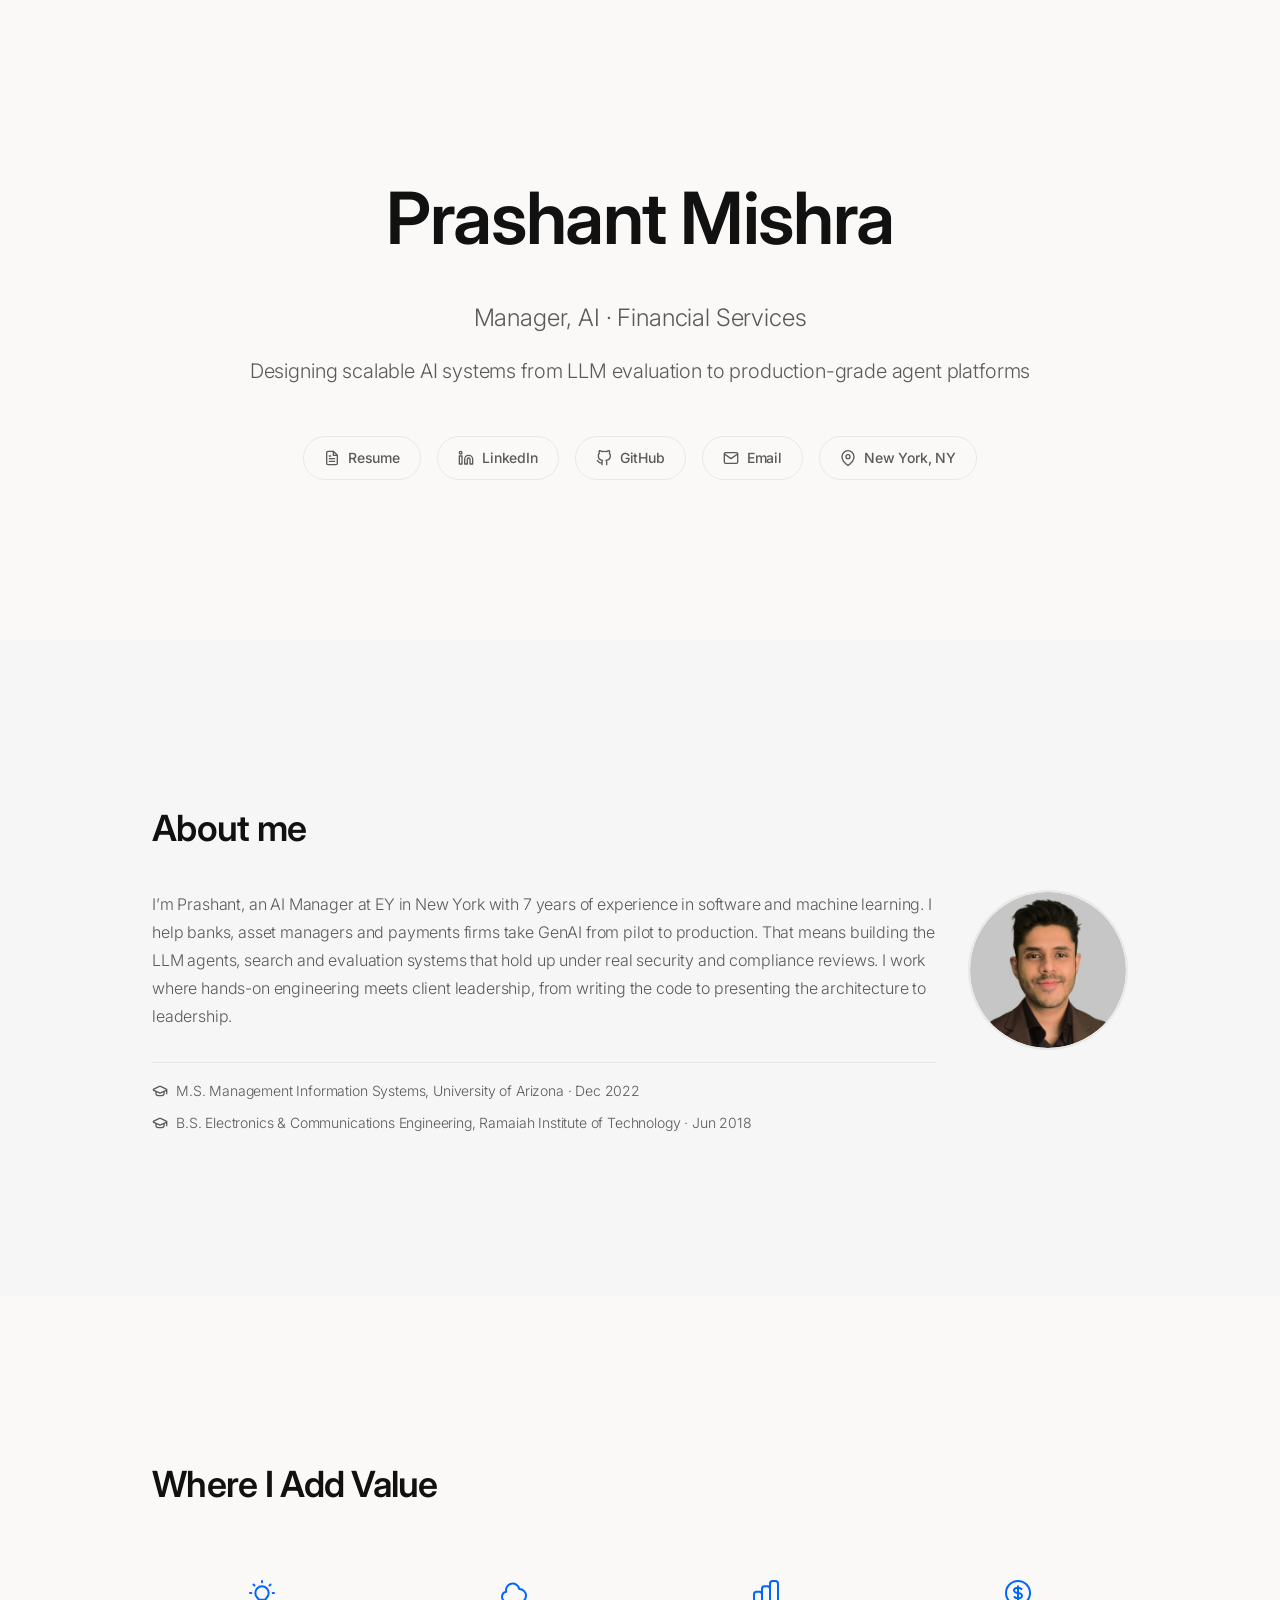
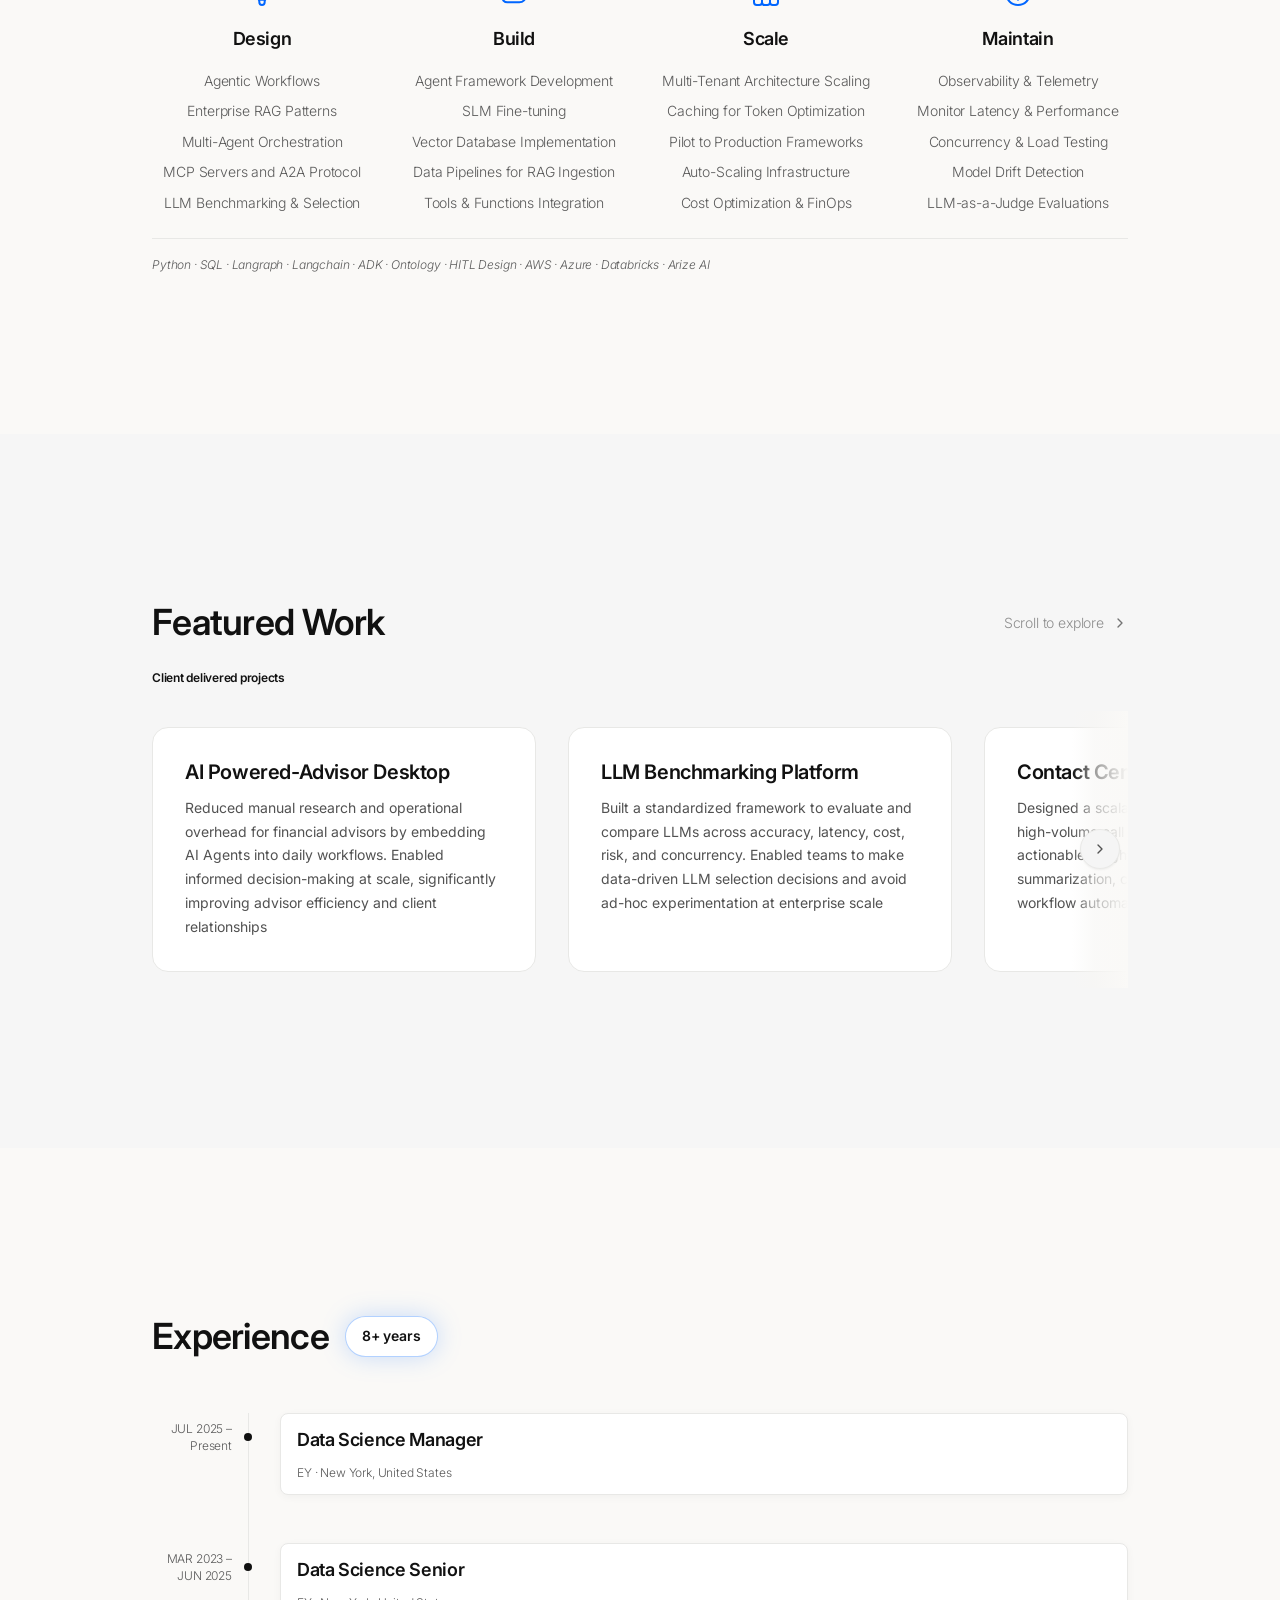
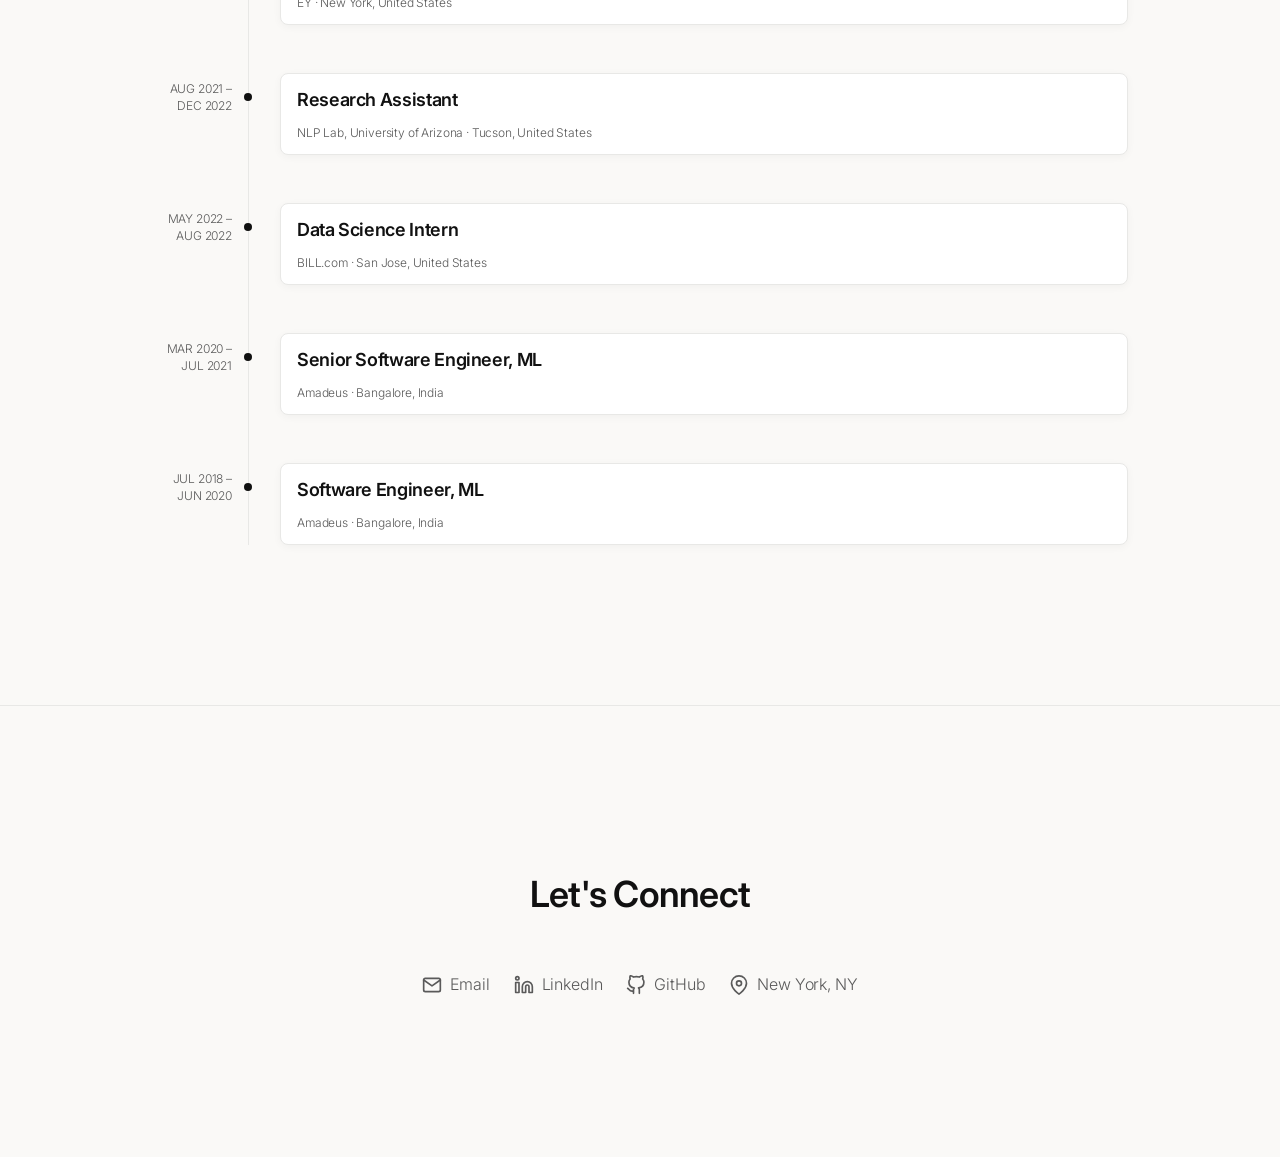
<file: index.html>
<!doctype html>
<html lang="en">
  <head>
    <meta charset="UTF-8" />
    <meta name="viewport" content="width=device-width, initial-scale=1.0" />
    <link rel="icon" type="image/x-icon" href="favicon2.ico" />
    <title>Prashant Mishra</title>
    <meta
      name="description"
      content="Data Science Manager specializing in Generative AI, RAG, and Agentic Systems for financial services"
    />
    <meta name="author" content="Prashant Mishra" />

    <meta property="og:title" content="Prashant Mishra - Data Science Manager" />
    <meta
      property="og:description"
      content="Data Science Manager specializing in Generative AI, RAG, and Agentic Systems"
    />
    <meta property="og:type" content="website" />

    <link rel="preconnect" href="https://fonts.googleapis.com" />
    <link rel="preconnect" href="https://fonts.gstatic.com" crossorigin />
    <link
      href="https://fonts.googleapis.com/css2?family=Inter:wght@300;400;500;600;700&display=swap"
      rel="stylesheet"
    />

    <link rel="stylesheet" href="styles.css" />
  </head>

  <body>
    <main>
      <!-- ============================== HERO ============================== -->
      <section class="section-padding hero">
        <div class="container-narrow">
          <div class="fade-up">
            <h1>Prashant Mishra</h1>
            <p class="hero-subtitle">Manager, AI · Financial Services</p>
            <p class="hero-tagline">
              Designing scalable AI systems from LLM evaluation to production-grade agent platforms
            </p>
            <div class="hero-actions">
              <a class="hero-pill" href="Prashant-Mishra-Resume.pdf" target="_blank" rel="noopener noreferrer">
                <svg viewBox="0 0 24 24" fill="none" stroke="currentColor" stroke-width="2" stroke-linecap="round" stroke-linejoin="round" aria-hidden="true">
                  <path d="M14 2H6a2 2 0 0 0-2 2v16a2 2 0 0 0 2 2h12a2 2 0 0 0 2-2V8z"></path>
                  <polyline points="14 2 14 8 20 8"></polyline>
                  <line x1="16" y1="13" x2="8" y2="13"></line>
                  <line x1="16" y1="17" x2="8" y2="17"></line>
                  <polyline points="10 9 9 9 8 9"></polyline>
                </svg>
                <span>Resume</span>
              </a>
              <a class="hero-pill" href="https://linkedin.com/in/prashantmishra9" target="_blank" rel="noopener noreferrer">
                <svg viewBox="0 0 24 24" fill="none" stroke="currentColor" stroke-width="2" stroke-linecap="round" stroke-linejoin="round" aria-hidden="true">
                  <path d="M16 8a6 6 0 0 1 6 6v7h-4v-7a2 2 0 0 0-2-2 2 2 0 0 0-2 2v7h-4v-7a6 6 0 0 1 6-6z"></path>
                  <rect x="2" y="9" width="4" height="12"></rect>
                  <circle cx="4" cy="4" r="2"></circle>
                </svg>
                <span>LinkedIn</span>
              </a>
              <a class="hero-pill" href="https://github.com/Prashantmishra9" target="_blank" rel="noopener noreferrer">
                <svg viewBox="0 0 24 24" fill="none" stroke="currentColor" stroke-width="2" stroke-linecap="round" stroke-linejoin="round" aria-hidden="true">
                  <path d="M9 19c-5 1.5-5-2.5-7-3m14 6v-3.87a3.37 3.37 0 0 0-.94-2.61c3.14-.35 6.44-1.54 6.44-7A5.44 5.44 0 0 0 20 4.77 5.07 5.07 0 0 0 19.91 1S18.73.65 16 2.48a13.38 13.38 0 0 0-7 0C6.27.65 5.09 1 5.09 1A5.07 5.07 0 0 0 5 4.77a5.44 5.44 0 0 0-1.5 3.78c0 5.42 3.3 6.61 6.44 7A3.37 3.37 0 0 0 9 18.13V22"></path>
                </svg>
                <span>GitHub</span>
              </a>
              <a class="hero-pill" href="mailto:prashantmishra9@gmail.com">
                <svg viewBox="0 0 24 24" fill="none" stroke="currentColor" stroke-width="2" stroke-linecap="round" stroke-linejoin="round" aria-hidden="true">
                  <path d="M4 4h16c1.1 0 2 .9 2 2v12c0 1.1-.9 2-2 2H4c-1.1 0-2-.9-2-2V6c0-1.1.9-2 2-2z"></path>
                  <polyline points="22,6 12,13 2,6"></polyline>
                </svg>
                <span>Email</span>
              </a>
              <div class="hero-pill">
                <svg viewBox="0 0 24 24" fill="none" stroke="currentColor" stroke-width="2" stroke-linecap="round" stroke-linejoin="round" aria-hidden="true">
                  <path d="M21 10c0 7-9 13-9 13s-9-6-9-13a9 9 0 0 1 18 0z"></path>
                  <circle cx="12" cy="10" r="3"></circle>
                </svg>
                <span>New York, NY</span>
              </div>
            </div>
          </div>
        </div>
      </section>

      <!-- ============================== ABOUT ============================= -->
      <section class="section-padding about">
        <div class="container-narrow">
          <div class="fade-up">
            <h2>About me</h2>
            <div class="about-grid">
              <div class="about-avatar">
                <div>
                  <img src="profile_picture.jpeg" alt="Prashant Mishra" />
                </div>
              </div>
              <div class="about-body">
                <p>
                  I’m Prashant, an AI Manager at EY in New York with 7 years of experience in
                  software and machine learning. I help banks, asset managers and payments firms
                  take GenAI from pilot to production. That means building the LLM agents, search
                  and evaluation systems that hold up under real security and compliance reviews.
                  I work where hands-on engineering meets client leadership, from writing the code
                  to presenting the architecture to leadership.
                </p>
                <div class="about-education">
                  <span class="about-education-item">
                    <svg viewBox="0 0 24 24" fill="none" stroke="currentColor" stroke-width="2" stroke-linecap="round" stroke-linejoin="round" aria-hidden="true">
                      <path d="M21.42 10.922a1 1 0 0 0-.019-1.838L12.83 5.18a2 2 0 0 0-1.66 0L2.6 9.08a1 1 0 0 0 0 1.832l8.57 3.908a2 2 0 0 0 1.66 0z"></path>
                      <path d="M22 10v6"></path>
                      <path d="M6 12.5V16a6 3 0 0 0 12 0v-3.5"></path>
                    </svg>
                    <span>M.S. Management Information Systems, University of Arizona · Dec 2022</span>
                  </span>
                  <span class="about-education-item">
                    <svg viewBox="0 0 24 24" fill="none" stroke="currentColor" stroke-width="2" stroke-linecap="round" stroke-linejoin="round" aria-hidden="true">
                      <path d="M21.42 10.922a1 1 0 0 0-.019-1.838L12.83 5.18a2 2 0 0 0-1.66 0L2.6 9.08a1 1 0 0 0 0 1.832l8.57 3.908a2 2 0 0 0 1.66 0z"></path>
                      <path d="M22 10v6"></path>
                      <path d="M6 12.5V16a6 3 0 0 0 12 0v-3.5"></path>
                    </svg>
                    <span>B.S. Electronics &amp; Communications Engineering, Ramaiah Institute of Technology · Jun 2018</span>
                  </span>
                </div>
              </div>
            </div>
          </div>
        </div>
      </section>

      <!-- ============================== SKILLS ============================ -->
      <section class="section-padding skills">
        <div class="container-narrow">
          <div class="fade-up">
            <h2>Where I Add Value</h2>
            <div class="skills-grid">
              <div class="skill-card fade-up" style="--delay: 0s">
                <div class="skill-icon">
                  <svg fill="none" viewBox="0 0 24 24" stroke="currentColor" aria-hidden="true">
                    <path stroke-linecap="round" stroke-linejoin="round" stroke-width="1.5" d="M9.663 17h4.673M12 3v1m6.364 1.636l-.707.707M21 12h-1M4 12H3m3.343-5.657l-.707-.707m2.828 9.9a5 5 0 117.072 0l-.548.547A3.374 3.374 0 0014 18.469V19a2 2 0 11-4 0v-.531c0-.895-.356-1.754-.988-2.386l-.548-.547z"></path>
                  </svg>
                </div>
                <h3>Design</h3>
                <ul>
                  <li>Agentic Workflows</li>
                  <li>Enterprise RAG Patterns</li>
                  <li>Multi-Agent Orchestration</li>
                  <li>MCP Servers and A2A Protocol</li>
                  <li>LLM Benchmarking &amp; Selection</li>
                </ul>
              </div>

              <div class="skill-card fade-up" style="--delay: 0.1s">
                <div class="skill-icon">
                  <svg fill="none" viewBox="0 0 24 24" stroke="currentColor" aria-hidden="true">
                    <path stroke-linecap="round" stroke-linejoin="round" stroke-width="1.5" d="M3 15a4 4 0 004 4h9a5 5 0 10-.1-9.999 5.002 5.002 0 10-9.78 2.096A4.001 4.001 0 003 15z"></path>
                  </svg>
                </div>
                <h3>Build</h3>
                <ul>
                  <li>Agent Framework Development</li>
                  <li>SLM Fine-tuning</li>
                  <li>Vector Database Implementation</li>
                  <li>Data Pipelines for RAG Ingestion</li>
                  <li>Tools &amp; Functions Integration</li>
                </ul>
              </div>

              <div class="skill-card fade-up" style="--delay: 0.2s">
                <div class="skill-icon">
                  <svg fill="none" viewBox="0 0 24 24" stroke="currentColor" aria-hidden="true">
                    <path stroke-linecap="round" stroke-linejoin="round" stroke-width="1.5" d="M9 19v-6a2 2 0 00-2-2H5a2 2 0 00-2 2v6a2 2 0 002 2h2a2 2 0 002-2zm0 0V9a2 2 0 012-2h2a2 2 0 012 2v10m-6 0a2 2 0 002 2h2a2 2 0 002-2m0 0V5a2 2 0 012-2h2a2 2 0 012 2v14a2 2 0 01-2 2h-2a2 2 0 01-2-2z"></path>
                  </svg>
                </div>
                <h3>Scale</h3>
                <ul>
                  <li>Multi-Tenant Architecture Scaling</li>
                  <li>Caching for Token Optimization</li>
                  <li>Pilot to Production Frameworks</li>
                  <li>Auto-Scaling Infrastructure</li>
                  <li>Cost Optimization &amp; FinOps</li>
                </ul>
              </div>

              <div class="skill-card fade-up" style="--delay: 0.3s">
                <div class="skill-icon">
                  <svg fill="none" viewBox="0 0 24 24" stroke="currentColor" aria-hidden="true">
                    <path stroke-linecap="round" stroke-linejoin="round" stroke-width="1.5" d="M12 8c-1.657 0-3 .895-3 2s1.343 2 3 2 3 .895 3 2-1.343 2-3 2m0-8c1.11 0 2.08.402 2.599 1M12 8V7m0 1v8m0 0v1m0-1c-1.11 0-2.08-.402-2.599-1M21 12a9 9 0 11-18 0 9 9 0 0118 0z"></path>
                  </svg>
                </div>
                <h3>Maintain</h3>
                <ul>
                  <li>Observability &amp; Telemetry</li>
                  <li>Monitor Latency &amp; Performance</li>
                  <li>Concurrency &amp; Load Testing</li>
                  <li>Model Drift Detection</li>
                  <li>LLM-as-a-Judge Evaluations</li>
                </ul>
              </div>
            </div>

            <div class="skills-tagline">
              <span
                >Python · SQL · Langraph · Langchain · ADK · Ontology · HITL Design · AWS ·
                Azure · Databricks · Arize AI</span
              >
            </div>
          </div>
        </div>
      </section>

      <!-- ============================== FEATURED WORK ===================== -->
      <section class="section-padding featured">
        <div class="container-narrow">
          <div class="fade-up">
            <div class="featured-header">
              <h2>Featured Work</h2>
              <span class="featured-hint">
                <span>Scroll to explore</span>
                <svg viewBox="0 0 24 24" fill="none" stroke="currentColor" stroke-width="2" stroke-linecap="round" stroke-linejoin="round" aria-hidden="true">
                  <polyline points="9 18 15 12 9 6"></polyline>
                </svg>
              </span>
            </div>
            <p class="featured-sub">Client delivered projects</p>

            <div class="featured-scroll-wrap">
              <button type="button" class="featured-scroll-button" aria-label="Scroll right">
                <svg viewBox="0 0 24 24" fill="none" stroke="currentColor" stroke-width="2" stroke-linecap="round" stroke-linejoin="round" aria-hidden="true">
                  <polyline points="9 18 15 12 9 6"></polyline>
                </svg>
              </button>

              <div class="featured-scroll" role="list">
                <div class="featured-track">
                  <div class="featured-card" role="listitem">
                    <button type="button" class="featured-card-btn fade-up" data-project="ai-advisor-desktop" style="--delay: 0s">
                      <h3>AI Powered-Advisor Desktop</h3>
                      <p>
                        Reduced manual research and operational overhead for financial advisors
                        by embedding AI Agents into daily workflows. Enabled informed
                        decision-making at scale, significantly improving advisor efficiency
                        and client relationships
                      </p>
                    </button>
                  </div>
                  <div class="featured-card" role="listitem">
                    <button type="button" class="featured-card-btn fade-up" data-project="llm-benchmarking" style="--delay: 0.08s">
                      <h3>LLM Benchmarking Platform</h3>
                      <p>
                        Built a standardized framework to evaluate and compare LLMs across
                        accuracy, latency, cost, risk, and concurrency. Enabled teams to make
                        data-driven LLM selection decisions and avoid ad-hoc experimentation at
                        enterprise scale
                      </p>
                    </button>
                  </div>
                  <div class="featured-card" role="listitem">
                    <button type="button" class="featured-card-btn fade-up" data-project="contact-center-ai" style="--delay: 0.16s">
                      <h3>Contact Center AI</h3>
                      <p>
                        Designed a scalable GenAI system to process high-volume call
                        transcripts and generate actionable insights. Operationalized AI across
                        summarization, compliance tagging, and workflow automation in
                        production environments
                      </p>
                    </button>
                  </div>
                  <div class="featured-card" role="listitem">
                    <button type="button" class="featured-card-btn fade-up" data-project="llmops-enablement" style="--delay: 0.24s">
                      <h3>LLMOps Enablement</h3>
                      <p>
                        Designed an enterprise LLMOps layer to operationalize GenAI workloads
                        across environments. Supported scalable model serving, observability,
                        and FinOps for production AI systems
                      </p>
                    </button>
                  </div>
                  <div class="featured-card" role="listitem">
                    <button type="button" class="featured-card-btn fade-up" data-project="ai-maturity-index" style="--delay: 0.32s">
                      <h3>Enterprise AI Maturity Index</h3>
                      <p>
                        Created a standardized index to evaluate how organizations adopt,
                        govern, and scale AI initiatives. Helped executives move from
                        fragmented experimentation to a cohesive, enterprise AI strategy
                      </p>
                    </button>
                  </div>
                  <div class="featured-card" role="listitem">
                    <button type="button" class="featured-card-btn fade-up" data-project="payment-throttling" style="--delay: 0.4s">
                      <h3>Intraday Payment Throttling</h3>
                      <p>
                        Built an AI-driven system to dynamically delay intraday payments based
                        on liquidity risk and real-time signals. Reduced operational risk while
                        maintaining payment throughput and regulatory compliance in
                        time-sensitive financial workflows
                      </p>
                    </button>
                  </div>
                  <div class="featured-card" role="listitem">
                    <button type="button" class="featured-card-btn fade-up" data-project="liquidity-stress" style="--delay: 0.48s">
                      <h3>Liquidity Stress Testing</h3>
                      <p>
                        Applied AI-driven segmentation to enhance liquidity stress testing and
                        scenario analysis. Improved risk sensitivity and decision-making by
                        identifying differentiated liquidity behaviors across portfolios and
                        stress conditions
                      </p>
                    </button>
                  </div>
                </div>
              </div>

              <div class="featured-shadow" aria-hidden="true"></div>
            </div>
          </div>
        </div>
      </section>

      <!-- ============================== EXPERIENCE ======================== -->
      <section class="section-padding experience">
        <div class="container-narrow">
          <div class="fade-up">
            <div class="experience-heading">
              <h2>Experience</h2>
              <div class="years-pill">
                <div class="years-pill-pulse" aria-hidden="true"></div>
                <div class="years-pill-body">
                  <p id="years-of-experience">7+ years</p>
                </div>
              </div>
            </div>

            <div class="experience-list">
              <div class="experience-item fade-up" style="--delay: 0s">
                <div class="experience-period">JUL 2025 – Present</div>
                <div class="experience-dot" aria-hidden="true"></div>
                <div class="experience-card">
                  <h3>Data Science Manager</h3>
                  <p>EY · New York, United States</p>
                </div>
              </div>
              <div class="experience-item fade-up" style="--delay: 0.1s">
                <div class="experience-period">MAR 2023 – JUN 2025</div>
                <div class="experience-dot" aria-hidden="true"></div>
                <div class="experience-card">
                  <h3>Data Science Senior</h3>
                  <p>EY · New York, United States</p>
                </div>
              </div>
              <div class="experience-item fade-up" style="--delay: 0.2s">
                <div class="experience-period">AUG 2021 – DEC 2022</div>
                <div class="experience-dot" aria-hidden="true"></div>
                <div class="experience-card">
                  <h3>Research Assistant</h3>
                  <p>NLP Lab, University of Arizona · Tucson, United States</p>
                </div>
              </div>
              <div class="experience-item fade-up" style="--delay: 0.3s">
                <div class="experience-period">MAY 2022 – AUG 2022</div>
                <div class="experience-dot" aria-hidden="true"></div>
                <div class="experience-card">
                  <h3>Data Science Intern</h3>
                  <p>BILL.com · San Jose, United States</p>
                </div>
              </div>
              <div class="experience-item fade-up" style="--delay: 0.4s">
                <div class="experience-period">MAR 2020 – JUL 2021</div>
                <div class="experience-dot" aria-hidden="true"></div>
                <div class="experience-card">
                  <h3>Senior Software Engineer, ML</h3>
                  <p>Amadeus · Bangalore, India</p>
                </div>
              </div>
              <div class="experience-item fade-up" style="--delay: 0.5s">
                <div class="experience-period">JUL 2018 – JUN 2020</div>
                <div class="experience-dot" aria-hidden="true"></div>
                <div class="experience-card">
                  <h3>Software Engineer, ML</h3>
                  <p>Amadeus · Bangalore, India</p>
                </div>
              </div>
            </div>
          </div>
        </div>
      </section>

      <!-- ============================== CONTACT =========================== -->
      <section id="contact" class="section-padding contact">
        <div class="container-narrow contact-inner">
          <div class="fade-up">
            <h2>Let's Connect</h2>
            <div class="contact-links">
              <a href="mailto:prashantmishra9@gmail.com">
                <svg viewBox="0 0 24 24" fill="none" stroke="currentColor" stroke-width="2" stroke-linecap="round" stroke-linejoin="round" aria-hidden="true">
                  <path d="M4 4h16c1.1 0 2 .9 2 2v12c0 1.1-.9 2-2 2H4c-1.1 0-2-.9-2-2V6c0-1.1.9-2 2-2z"></path>
                  <polyline points="22,6 12,13 2,6"></polyline>
                </svg>
                <span>Email</span>
              </a>
              <a href="https://linkedin.com/in/prashantmishra9" target="_blank" rel="noopener noreferrer">
                <svg viewBox="0 0 24 24" fill="none" stroke="currentColor" stroke-width="2" stroke-linecap="round" stroke-linejoin="round" aria-hidden="true">
                  <path d="M16 8a6 6 0 0 1 6 6v7h-4v-7a2 2 0 0 0-2-2 2 2 0 0 0-2 2v7h-4v-7a6 6 0 0 1 6-6z"></path>
                  <rect x="2" y="9" width="4" height="12"></rect>
                  <circle cx="4" cy="4" r="2"></circle>
                </svg>
                <span>LinkedIn</span>
              </a>
              <a href="https://github.com/Prashantmishra9" target="_blank" rel="noopener noreferrer">
                <svg viewBox="0 0 24 24" fill="none" stroke="currentColor" stroke-width="2" stroke-linecap="round" stroke-linejoin="round" aria-hidden="true">
                  <path d="M9 19c-5 1.5-5-2.5-7-3m14 6v-3.87a3.37 3.37 0 0 0-.94-2.61c3.14-.35 6.44-1.54 6.44-7A5.44 5.44 0 0 0 20 4.77 5.07 5.07 0 0 0 19.91 1S18.73.65 16 2.48a13.38 13.38 0 0 0-7 0C6.27.65 5.09 1 5.09 1A5.07 5.07 0 0 0 5 4.77a5.44 5.44 0 0 0-1.5 3.78c0 5.42 3.3 6.61 6.44 7A3.37 3.37 0 0 0 9 18.13V22"></path>
                </svg>
                <span>GitHub</span>
              </a>
              <div>
                <svg viewBox="0 0 24 24" fill="none" stroke="currentColor" stroke-width="2" stroke-linecap="round" stroke-linejoin="round" aria-hidden="true">
                  <path d="M21 10c0 7-9 13-9 13s-9-6-9-13a9 9 0 0 1 18 0z"></path>
                  <circle cx="12" cy="10" r="3"></circle>
                </svg>
                <span>New York, NY</span>
              </div>
            </div>
          </div>
        </div>
      </section>
    </main>

    <!-- ============================== PROJECT MODAL ===================== -->
    <dialog id="project-dialog" class="project-dialog" aria-labelledby="project-dialog-title">
      <div class="project-dialog-inner">
        <div class="project-dialog-header">
          <h3 id="project-dialog-title" class="project-dialog-title"></h3>
          <button type="button" class="project-dialog-close" aria-label="Close">
            <svg viewBox="0 0 24 24" fill="none" stroke="currentColor" stroke-width="2" stroke-linecap="round" stroke-linejoin="round" aria-hidden="true">
              <line x1="18" y1="6" x2="6" y2="18"></line>
              <line x1="6" y1="6" x2="18" y2="18"></line>
            </svg>
          </button>
        </div>
        <div id="project-dialog-body" class="project-dialog-body"></div>
      </div>
    </dialog>

    <script src="script.js"></script>
  </body>
</html>
</file>
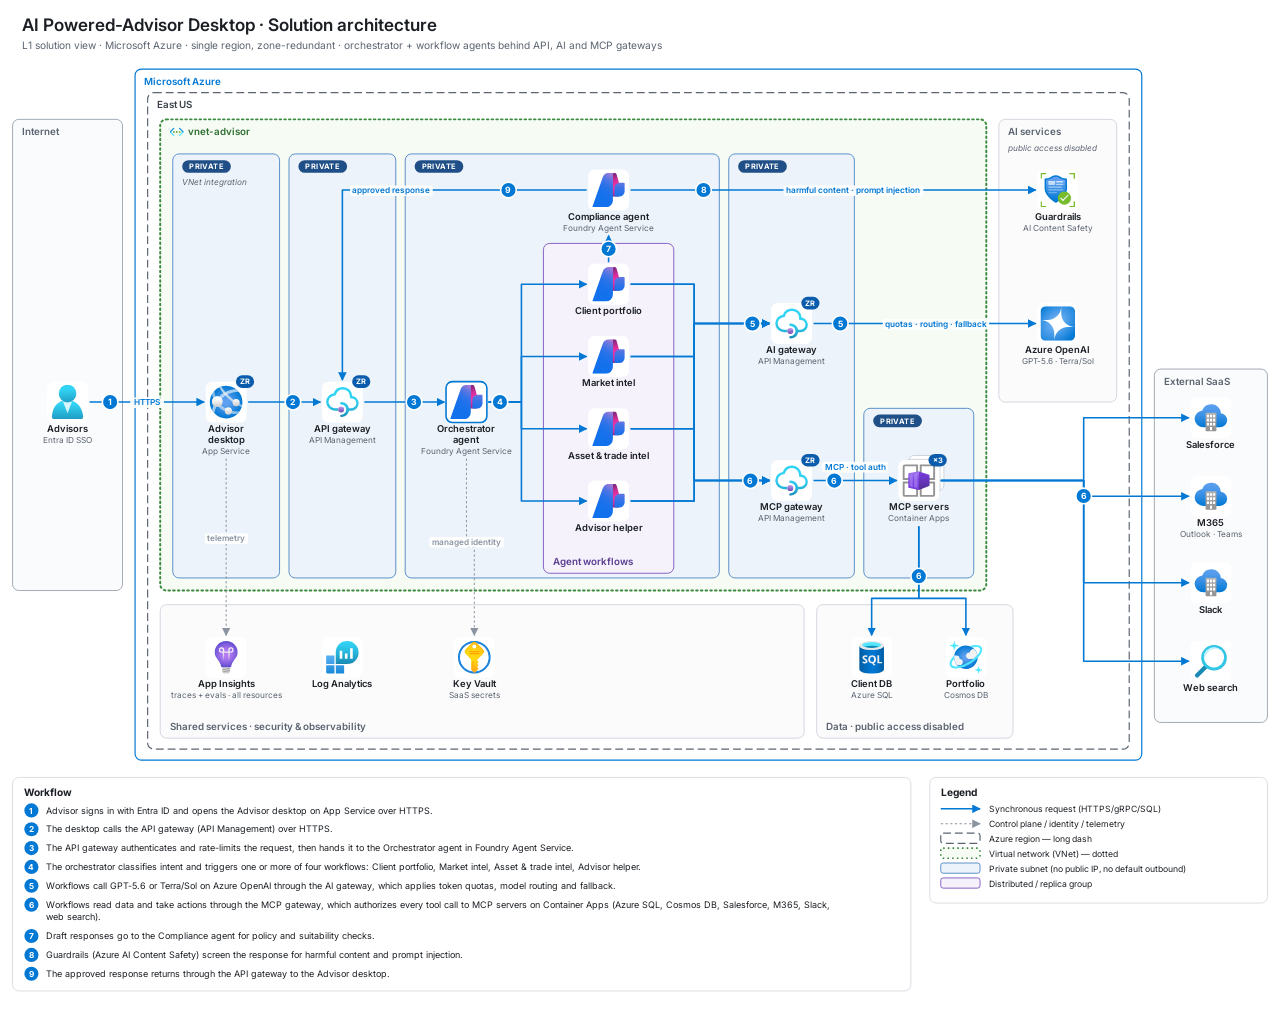
<file: projects/ai-advisor-desktop/diagram.html>
<!DOCTYPE html>
<html lang="en"><head><meta charset="utf-8"><meta name="viewport" content="width=device-width,initial-scale=1">
<meta name="robots" content="noindex">
<title>AI Powered-Advisor Desktop · Solution architecture</title>
<link rel="preconnect" href="https://fonts.googleapis.com"><link rel="preconnect" href="https://fonts.gstatic.com" crossorigin>
<link href="https://fonts.googleapis.com/css2?family=Inter:wght@400;600;700&display=swap" rel="stylesheet">
<style>
/* Site-themed copy of the azure-architecture-diagrams template: CSS only, drawing JS unchanged. */
:root{--ink:#111111;--muted:#5a5a5a;--line:#e8e8e6;--bg:#ffffff;--azure:#0066ff}
*{box-sizing:border-box}
html,body{background:#ffffff}
body{margin:0;font-family:"Inter",-apple-system,BlinkMacSystemFont,"Segoe UI",sans-serif;color:var(--ink);-webkit-font-smoothing:antialiased}
header{display:flex;align-items:center;gap:.5rem;flex-wrap:wrap;padding:.625rem 1rem;background:#faf9f7;border-bottom:1px solid var(--line);position:sticky;top:0;z-index:2}
header .t{font-weight:600;font-size:.875rem;letter-spacing:-.01em;margin-right:auto}
label{font-size:.8125rem;color:var(--muted)}
button,select{font:inherit;font-size:.8125rem;font-weight:500;color:var(--muted);border:1px solid var(--line);background:#fff;border-radius:9999px;padding:.375rem .875rem;cursor:pointer;transition:color .2s ease,border-color .2s ease}
button:hover,select:hover,button:focus-visible,select:focus-visible{color:var(--azure);border-color:var(--azure);outline:none}
.wrap{padding:0;overflow:auto}
svg#d{background:#fff;border:0;border-radius:0;display:block;margin:0 auto;max-width:100%;height:auto}
svg text{font-family:"Inter",-apple-system,BlinkMacSystemFont,"Segoe UI",sans-serif}
.dim{opacity:.12;transition:opacity .25s}
.edge,.pk{transition:opacity .25s}
header{display:none} /* site: no title bar, Flow dropdown, Play or download buttons */ /* Flow dropdown hidden on the site */
</style></head><body>
<header><span class="t" id="ttl"></span>
<label style="font-size:13px">Flow <select id="step"><option value="all">All flows</option></select></label>
<button id="play">Pause packets</button><button id="svgdl">Download SVG</button><button id="pngdl">Download PNG</button></header>
<div class="wrap"><svg id="d" xmlns="http://www.w3.org/2000/svg"></svg></div>
<script>
const SPEC={"title": "AI Powered-Advisor Desktop \u00b7 Solution architecture", "subtitle": "L1 solution view \u00b7 Microsoft Azure \u00b7 single region, zone-redundant \u00b7 orchestrator + workflow agents behind API, AI and MCP gateways", "width": 1630, "height": 1310, "workflowBox": {"x": 16, "y": 990, "w": 1144}, "legendBox": {"x": 1184, "y": 1150}, "groups": [{"id": "internet", "kind": "internet", "x": 16, "y": 152, "w": 140, "h": 600, "label": "Internet"}, {"id": "azure", "kind": "cloud", "x": 172, "y": 88, "w": 1282, "h": 880, "label": "Microsoft Azure"}, {"id": "region", "kind": "region", "x": 188, "y": 118, "w": 1250, "h": 836, "label": "East US"}, {"id": "vnet", "kind": "vnet", "x": 204, "y": 152, "w": 1052, "h": 600, "label": "vnet-advisor"}, {"id": "snet-app", "kind": "subnet-private", "x": 220, "y": 196, "w": 136, "h": 540, "label": "", "note": "VNet integration"}, {"id": "snet-apim", "kind": "subnet-private", "x": 368, "y": 196, "w": 136, "h": 540, "label": ""}, {"id": "snet-agents", "kind": "subnet-private", "x": 516, "y": 196, "w": 400, "h": 540, "label": ""}, {"id": "workflows", "kind": "cluster", "x": 692, "y": 310, "w": 166, "h": 420, "label": "Agent workflows", "labelPos": "bottom"}, {"id": "snet-ai-gw", "kind": "subnet-private", "x": 928, "y": 196, "w": 160, "h": 540, "label": ""}, {"id": "snet-aca", "kind": "subnet-private", "x": 1100, "y": 520, "w": 140, "h": 216, "label": ""}, {"id": "ai-paas", "kind": "external", "x": 1272, "y": 152, "w": 150, "h": 360, "label": "AI services", "note": "public access disabled"}, {"id": "data-paas", "kind": "external", "x": 1040, "y": 770, "w": 250, "h": 170, "label": "Data \u00b7 public access disabled", "labelPos": "bottom"}, {"id": "shared", "kind": "external", "x": 204, "y": 770, "w": 820, "h": 170, "label": "Shared services \u00b7 security & observability", "labelPos": "bottom"}, {"id": "saas", "kind": "internet", "x": 1470, "y": 470, "w": 144, "h": 450, "label": "External SaaS"}], "nodes": [{"id": "users", "icon": "users", "x": 86, "y": 520, "label": "Advisors", "sub": "Entra ID SSO"}, {"id": "app", "icon": "app-services", "x": 288, "y": 520, "label": "Advisor\ndesktop", "sub": "App Service", "badges": ["ZR"]}, {"id": "apigw", "icon": "api-management-services", "x": 436, "y": 520, "label": "API gateway", "sub": "API Management", "badges": ["ZR"]}, {"id": "orch", "icon": "ai-studio", "x": 594, "y": 520, "label": "Orchestrator\nagent", "sub": "Foundry Agent Service", "highlight": true}, {"id": "comp", "icon": "ai-studio", "x": 775, "y": 250, "label": "Compliance agent", "sub": "Foundry Agent Service"}, {"id": "wf1", "icon": "ai-studio", "x": 775, "y": 370, "label": "Client portfolio"}, {"id": "wf2", "icon": "ai-studio", "x": 775, "y": 462, "label": "Market intel"}, {"id": "wf3", "icon": "ai-studio", "x": 775, "y": 554, "label": "Asset & trade intel"}, {"id": "wf4", "icon": "ai-studio", "x": 775, "y": 646, "label": "Advisor helper"}, {"id": "aigw", "icon": "api-management-services", "x": 1008, "y": 420, "label": "AI gateway", "sub": "API Management", "badges": ["ZR"]}, {"id": "mcpgw", "icon": "api-management-services", "x": 1008, "y": 620, "label": "MCP gateway", "sub": "API Management", "badges": ["ZR"]}, {"id": "mcp", "icon": "container-apps-environments", "x": 1170, "y": 620, "label": "MCP servers", "sub": "Container Apps", "stack": 3, "badges": ["\u00d73"]}, {"id": "cs", "icon": "content-safety", "x": 1347, "y": 250, "label": "Guardrails", "sub": "AI Content Safety"}, {"id": "aoai", "icon": "azure-open-ai", "x": 1347, "y": 420, "label": "Azure OpenAI", "sub": "GPT-5.6 \u00b7 Terra/Sol"}, {"id": "sql", "icon": "sql-database", "x": 1110, "y": 845, "label": "Client DB", "sub": "Azure SQL"}, {"id": "cosmos", "icon": "azure-cosmos-db", "x": 1230, "y": 845, "label": "Portfolio", "sub": "Cosmos DB"}, {"id": "appi", "icon": "application-insights", "x": 288, "y": 845, "label": "App Insights", "sub": "traces + evals \u00b7 all resources"}, {"id": "law", "icon": "log-analytics-workspaces", "x": 436, "y": 845, "label": "Log Analytics"}, {"id": "kv", "icon": "key-vaults", "x": 604, "y": 845, "label": "Key Vault", "sub": "SaaS secrets"}, {"id": "sf", "icon": "software-as-a-service", "x": 1542, "y": 540, "label": "Salesforce"}, {"id": "m365", "icon": "software-as-a-service", "x": 1542, "y": 640, "label": "M365", "sub": "Outlook \u00b7 Teams"}, {"id": "slack", "icon": "software-as-a-service", "x": 1542, "y": 750, "label": "Slack"}, {"id": "web", "icon": "search", "x": 1542, "y": 850, "label": "Web search"}], "edges": [{"from": "users", "to": "app", "kind": "sync", "step": 1, "label": "HTTPS", "packets": false}, {"from": "app", "to": "apigw", "kind": "sync", "step": 2, "stepAt": 0.62, "packets": false}, {"from": "apigw", "to": "orch", "kind": "sync", "step": 3, "stepAt": 0.62, "packets": false}, {"from": "orch", "to": "wf1", "kind": "sync", "fromSide": "r", "toSide": "l", "via": [[664, 512], [664, 362]], "packets": false}, {"from": "orch", "to": "wf2", "kind": "sync", "fromSide": "r", "toSide": "l", "via": [[664, 512], [664, 454]], "packets": false, "step": 4, "stepAt": 0.08}, {"from": "orch", "to": "wf3", "kind": "sync", "fromSide": "r", "toSide": "l", "via": [[664, 512], [664, 546]], "packets": false}, {"from": "orch", "to": "wf4", "kind": "sync", "fromSide": "r", "toSide": "l", "via": [[664, 512], [664, 638]], "packets": false}, {"from": "wf1", "to": "aigw", "kind": "sync", "fromSide": "r", "toSide": "l", "via": [[884, 362], [884, 412]], "packets": false}, {"from": "wf2", "to": "aigw", "kind": "sync", "fromSide": "r", "toSide": "l", "via": [[884, 454], [884, 412]], "packets": false, "step": 5, "stepAt": 0.9}, {"from": "wf3", "to": "aigw", "kind": "sync", "fromSide": "r", "toSide": "l", "via": [[884, 546], [884, 412]], "packets": false}, {"from": "wf4", "to": "aigw", "kind": "sync", "fromSide": "r", "toSide": "l", "via": [[884, 638], [884, 412]], "packets": false}, {"from": "wf1", "to": "mcpgw", "kind": "sync", "fromSide": "r", "toSide": "l", "via": [[884, 362], [884, 612]], "packets": false}, {"from": "wf2", "to": "mcpgw", "kind": "sync", "fromSide": "r", "toSide": "l", "via": [[884, 454], [884, 612]], "packets": false}, {"from": "wf3", "to": "mcpgw", "kind": "sync", "fromSide": "r", "toSide": "l", "via": [[884, 546], [884, 612]], "packets": false, "step": 6, "stepAt": 0.9}, {"from": "wf4", "to": "mcpgw", "kind": "sync", "fromSide": "r", "toSide": "l", "via": [[884, 638], [884, 612]], "packets": false}, {"from": "aigw", "to": "aoai", "kind": "sync", "step": 5, "label": "quotas \u00b7 routing \u00b7 fallback", "labelAt": 0.55, "stepAt": 0.12, "packets": false}, {"from": "mcpgw", "to": "mcp", "kind": "sync", "step": 6, "label": "MCP \u00b7 tool auth", "labelDy": -18, "stepAt": 0.25, "packets": false}, {"from": "mcp", "to": "sql", "kind": "sync", "step": 6, "fromSide": "b", "toSide": "t", "via": [[1170, 762], [1110, 762]], "stepAt": 0.32, "packets": false}, {"from": "mcp", "to": "cosmos", "kind": "sync", "fromSide": "b", "toSide": "t", "via": [[1170, 762], [1230, 762]], "packets": false}, {"from": "mcp", "to": "sf", "kind": "sync", "fromSide": "r", "toSide": "l", "via": [[1380, 612], [1380, 532]], "packets": false}, {"from": "mcp", "to": "m365", "kind": "sync", "fromSide": "r", "toSide": "l", "via": [[1380, 612], [1380, 632]], "step": 6, "stepAt": 0.6, "packets": false}, {"from": "mcp", "to": "slack", "kind": "sync", "fromSide": "r", "toSide": "l", "via": [[1380, 612], [1380, 742]], "packets": false}, {"from": "mcp", "to": "web", "kind": "sync", "fromSide": "r", "toSide": "l", "via": [[1380, 612], [1380, 842]], "packets": false}, {"from": "wf1", "to": "comp", "kind": "sync", "step": 7, "fromSide": "t", "toSide": "b", "stepAt": 0.5, "packets": false}, {"from": "comp", "to": "cs", "kind": "sync", "step": 8, "fromSide": "r", "toSide": "l", "label": "harmful content \u00b7 prompt injection", "labelAt": 0.55, "packets": false}, {"from": "comp", "to": "apigw", "kind": "sync", "step": 9, "fromSide": "l", "toSide": "t", "via": [[436, 242]], "label": "approved response", "labelAt": 0.45, "packets": false}, {"from": "app", "to": "appi", "kind": "control", "fromSide": "b", "toSide": "t", "label": "telemetry", "labelAt": 0.45, "packets": false}, {"from": "orch", "to": "kv", "kind": "control", "fromSide": "b", "toSide": "t", "label": "managed identity", "labelAt": 0.45, "packets": false}], "workflow": ["Advisor signs in with Entra ID and opens the Advisor desktop on App Service over HTTPS.", "The desktop calls the API gateway (API Management) over HTTPS.", "The API gateway authenticates and rate-limits the request, then hands it to the Orchestrator agent in Foundry Agent Service.", "The orchestrator classifies intent and triggers one or more of four workflows: Client portfolio, Market intel, Asset & trade intel, Advisor helper.", "Workflows call GPT-5.6 or Terra/Sol on Azure OpenAI through the AI gateway, which applies token quotas, model routing and fallback.", "Workflows read data and take actions through the MCP gateway, which authorizes every tool call to MCP servers on Container Apps (Azure SQL, Cosmos DB, Salesforce, M365, Slack, web search).", "Draft responses go to the Compliance agent for policy and suitability checks.", "Guardrails (Azure AI Content Safety) screen the response for harmful content and prompt injection.", "The approved response returns through the API gateway to the Advisor desktop."]}, ICONS={"ai-studio": "[data-uri]", "api-management-services": "[data-uri]", "app-services": "[data-uri]", "application-insights": "[data-uri]", "azure-cosmos-db": "[data-uri]", "azure-open-ai": "[data-uri]", "container-apps-environments": "[data-uri]", "content-safety": "[data-uri]", "key-vaults": "[data-uri]", "log-analytics-workspaces": "[data-uri]", "search": "[data-uri]", "software-as-a-service": "[data-uri]", "sql-database": "[data-uri]", "subnet": "[data-uri]", "users": "[data-uri]", "virtual-networks": "[data-uri]"};
const NS="http://www.w3.org/2000/svg", svg=document.getElementById("d");
const W=SPEC.width||1600, H=SPEC.height||1000;
svg.setAttribute("viewBox",`0 0 ${W} ${H}`); svg.setAttribute("width",W); svg.setAttribute("height",H);
document.getElementById("ttl").textContent=SPEC.title||"";
const el=(t,a={},p=svg)=>{const e=document.createElementNS(NS,t);for(const k in a)e.setAttribute(k,a[k]);p.appendChild(e);return e};
const txt=(p,x,y,s,a={})=>{const t=el("text",{x,y,"font-size":12,fill:"#1b1f24",...a},p);t.textContent=s;return t};
 
/* ---------- Visual grammar (single source of truth; mirrors SKILL.md) ---------- */
const GROUP={
  internet:{stroke:"#8a94a1",dash:"",fill:"#fafbfc",w:1,label:"#5b6470"},
  onprem:{stroke:"#5b6470",dash:"",fill:"#f3f4f6",w:1.5,label:"#3b424a"},
  cloud:{stroke:"#0078D4",dash:"",fill:"#ffffff",w:1.5,label:"#0078D4"},          // Azure boundary
  subscription:{stroke:"#7f8ea3",dash:"",fill:"none",w:1,label:"#5b6470"},
  rg:{stroke:"#a3adb9",dash:"6 3",fill:"none",w:1,label:"#5b6470"},               // resource group (logical)
  region:{stroke:"#5b6470",dash:"10 5",fill:"none",w:1.5,label:"#3b424a"},         // region: long dash
  vnet:{stroke:"#3b8a3e",dash:"2 4",fill:"#f6fbf4",w:2.5,label:"#2d6e30",cap:"round"}, // VNet: DOTTED
  "subnet-public":{stroke:"#7fba00",dash:"",fill:"#eef7e3",w:1.25,label:"#3d6b00"},
  "subnet-private":{stroke:"#5a8fc9",dash:"",fill:"#edf3fa",w:1.25,label:"#1f4f86"},
  zone:{stroke:"#9aa5b1",dash:"4 4",fill:"none",w:1,label:"#5b6470"},              // availability zone lane
  cluster:{stroke:"#8661c5",dash:"",fill:"#f6f2fc",w:1.25,label:"#5a3d91"},        // distributed group / replica set
  external:{stroke:"#c8ced6",dash:"",fill:"#fbfbfc",w:1,label:"#5b6470"}           // shared/platform services band
};
const EDGE={
  sync:{c:"#0078D4",w:2,dash:"",pk:true,name:"Synchronous request (HTTPS/gRPC/SQL)"},
  async:{c:"#E8730C",w:2,dash:"8 5",pk:true,name:"Asynchronous message / event"},
  replication:{c:"#8661C5",w:2,dash:"12 4 2 4",pk:true,bidir:true,name:"Data replication / sync"},
  hybrid:{c:"#5C2D91",w:3.5,dash:"",pk:true,bidir:true,name:"Hybrid link (ExpressRoute / VPN)"},
  peering:{c:"#3b8a3e",w:3,dash:"",pk:false,bidir:true,double:true,name:"VNet peering"},
  privatelink:{c:"#00A3A3",w:1.75,dash:"2 3",pk:false,arrow:false,name:"Private Link (private endpoint ↔ PaaS)"},
  control:{c:"#8a94a1",w:1.25,dash:"3 3",pk:false,name:"Control plane / identity / telemetry"},
  admin:{c:"#D13438",w:1.5,dash:"",pk:true,name:"Privileged admin access"}
};
 
/* ---------- defs: arrow markers ---------- */
const defs=el("defs");
for(const k in EDGE){
  const m=el("marker",{id:"a-"+k,viewBox:"0 0 10 10",refX:9,refY:5,markerWidth:11,markerHeight:11,markerUnits:"userSpaceOnUse",orient:"auto-start-reverse"},defs);
  el("path",{d:"M0,0 L10,5 L0,10 z",fill:EDGE[k].c},m);
}
el("rect",{x:0,y:0,width:W,height:H,fill:"#fff"});
 
/* ---------- title ---------- */
txt(svg,28,40,SPEC.title||"",{"font-size":22,"font-weight":600});
if(SPEC.subtitle) txt(svg,28,62,SPEC.subtitle,{"font-size":13,fill:"#5b6470"});
 
/* ---------- groups (draw in spec order: outermost first) ---------- */
const gL=el("g",{id:"groups"});
const used={groups:new Set(),edges:new Set()};
for(const g of SPEC.groups||[]){
  const s=GROUP[g.kind]||GROUP.external; used.groups.add(g.kind);
  el("rect",{x:g.x,y:g.y,width:g.w,height:g.h,rx:g.kind==="zone"?4:8,fill:s.fill,stroke:s.stroke,"stroke-width":s.w,"stroke-dasharray":s.dash,"stroke-linecap":s.cap||"butt"},gL);
  let lx=g.x+12; const top=g.labelPos==="bottom"?g.y+g.h-30:g.y; const ly=top+20;
  if(g.kind==="subnet-public"||g.kind==="subnet-private"){ // PUBLIC / PRIVATE pill leads the label
    const pub=g.kind==="subnet-public", pw=pub?56:62;
    el("rect",{x:lx,y:top+8,width:pw,height:16,rx:8,fill:pub?"#5c8a00":"#1f4f86"},gL);
    txt(gL,lx+pw/2,top+19.5,pub?"PUBLIC":"PRIVATE",{"font-size":9.5,"font-weight":700,fill:"#fff","text-anchor":"middle","letter-spacing":".5"});
    lx+=pw+6;
  }
  const ic=g.kind==="vnet"?"virtual-networks":null;
  if(ic&&ICONS[ic]){el("image",{href:ICONS[ic],x:lx,y:top+7,width:18,height:18},gL);lx+=24;}
  const t=txt(gL,lx,ly,g.label||"",{"font-size":g.kind==="zone"?11:12.5,"font-weight":600,fill:s.label});
  let after=lx+t.getComputedTextLength()+8;
  if(g.cidr) txt(gL,after,ly,g.cidr,{"font-size":11,fill:"#5b6470","font-family":"Consolas,monospace"});
  if(g.note) txt(gL,g.x+12,g.labelPos==="bottom"?g.y+18:g.y+40,g.note,{"font-size":10.5,fill:"#5b6470","font-style":"italic"});
}
 
/* ---------- nodes ---------- */
const N={}; const nL=el("g",{id:"nodes"}); const IS=44;
for(const n of SPEC.nodes||[]){
  N[n.id]=n; const g=el("g",{opacity:n.status==="standby"?.5:1},nL);
  const ix=n.x-IS/2, iy=n.y-IS/2-8;
  for(let i=Math.min(n.stack||1,3)-1;i>0;i--){ // replicas: ghost copies behind
    el("rect",{x:ix+i*5,y:iy-i*5,width:IS,height:IS,rx:6,fill:"#fff",stroke:"#c3cad3"},g);
  }
  el("rect",{x:ix-4,y:iy-4,width:IS+8,height:IS+8,rx:8,fill:"#fff",stroke:n.highlight?"#0078D4":"none","stroke-width":2},g);
  if(n.icon&&ICONS[n.icon]) el("image",{href:ICONS[n.icon],x:ix,y:iy,width:IS,height:IS},g);
  else {el("rect",{x:ix,y:iy,width:IS,height:IS,rx:6,fill:"#e8ebef",stroke:"#9aa5b1","stroke-dasharray":"3 2"},g);
        txt(g,n.x,n.y-4,"?",{"text-anchor":"middle","font-size":18,fill:"#5b6470"});}
  const lines=(n.label||"").split("\n");
  lines.forEach((l,i)=>txt(g,n.x,n.y+IS/2+8+i*14,l,{"text-anchor":"middle","font-size":12,"font-weight":600}));
  if(n.sub) txt(g,n.x,n.y+IS/2+8+lines.length*14,n.sub,{"text-anchor":"middle","font-size":10.5,fill:"#5b6470"});
  let bx=ix+IS+2;
  for(const b of n.badges||[]){ // e.g. "ZR", "×3", "Leader", "Primary"
    const bw=Math.max(22,b.length*6.6+10);
    el("rect",{x:bx-bw/2,y:iy-12,width:bw,height:16,rx:8,fill:"#0b5cad"},g);
    txt(g,bx,iy-0.5,b,{"text-anchor":"middle","font-size":9.5,"font-weight":700,fill:"#fff"}); bx+=bw+3;
  }
  if(n.status==="standby") txt(g,n.x,iy-16,"STANDBY",{"text-anchor":"middle","font-size":9.5,"font-weight":700,fill:"#5b6470"});
  n._bottom=n.y+IS/2+8+(lines.length-1)*14+(n.sub?16:4);
}
 
/* ---------- edges ---------- */
function anchor(n,side,off=0){ // off shifts the attach point along the side (px) so parallel edges don't bundle
  const cy=n.y-8, h=IS/2+6;
  return side==="r"?[n.x+h,cy+off]:side==="l"?[n.x-h,cy+off]:side==="t"?[n.x+off,cy-h]:[n.x+off,n._bottom+4];
}
function autoSides(a,b){const dx=b.x-a.x,dy=b.y-a.y;return Math.abs(dx)>=Math.abs(dy)?(dx>0?["r","l"]:["l","r"]):(dy>0?["b","t"]:["t","b"]);}
function route(e){
  const a=N[e.from],b=N[e.to]; const [fs,ts]=e.fromSide&&e.toSide?[e.fromSide,e.toSide]:autoSides(a,b);
  const A=anchor(a,e.fromSide||fs,e.fromOff||0),B=anchor(b,e.toSide||ts,e.toOff||0);
  if(e.via) return [A,...e.via,B];
  const h=s=>s==="l"||s==="r", F=e.fromSide||fs,T=e.toSide||ts;
  if(e.straight||Math.abs(A[0]-B[0])<2||Math.abs(A[1]-B[1])<2) return [A,B];
  if(h(F)&&h(T)){const mx=(A[0]+B[0])/2;return [A,[mx,A[1]],[mx,B[1]],B];}
  if(!h(F)&&!h(T)){const my=(A[1]+B[1])/2;return [A,[A[0],my],[B[0],my],B];}
  return h(F)?[A,[B[0],A[1]],B]:[A,[A[0],B[1]],B];
}
const d=pts=>"M"+pts.map(p=>p.join(",")).join(" L");
const eL=el("g",{id:"edges"}), lL=el("g",{id:"labels"}), pL=el("g",{id:"packets"});
const steps=new Set(); const EG=[];
for(const e of SPEC.edges||[]){
  const s=EDGE[e.kind]||EDGE.sync; used.edges.add(e.kind||"sync");
  const pts=route(e), pd=d(pts); const grp=el("g",{class:"edge","data-step":e.step??""},eL);
  if(s.double){el("path",{d:pd,fill:"none",stroke:s.c,"stroke-width":s.w+3},grp);el("path",{d:pd,fill:"none",stroke:"#fff","stroke-width":s.w-1.5},grp);}
  const p=el("path",{d:pd,fill:"none",stroke:s.c,"stroke-width":s.double?0:s.w,"stroke-dasharray":s.dash,"stroke-linejoin":"round"},grp);
  if(s.arrow!==false&&!s.double){p.setAttribute("marker-end",`url(#a-${e.kind||"sync"})`);
    if(e.bidir??s.bidir) p.setAttribute("marker-start",`url(#a-${e.kind||"sync"})`);}
  const L=p.getTotalLength();
  const lg=el("g",{class:"edge","data-step":e.step??""},lL);
  if(e.label){const m=p.getPointAtLength(L*(e.labelAt??.5));
    const t=txt(lg,m.x,m.y+4+(e.labelDy||0),e.label,{"text-anchor":"middle","font-size":10.5,fill:s.c,"font-weight":600});
    const bb=t.getBBox(); const r=el("rect",{x:bb.x-4,y:bb.y-1,width:bb.width+8,height:bb.height+2,rx:3,fill:"#fff",opacity:.92},lg); lg.insertBefore(r,t);}
  if(e.step!=null){steps.add(e.step);const m=p.getPointAtLength(Math.min(L*(e.stepAt??.18),Math.max(16,L-16)));
    el("circle",{cx:m.x,cy:m.y,r:10,fill:s.c,stroke:"#fff","stroke-width":2},lg);
    txt(lg,m.x,m.y+4,String(e.step),{"text-anchor":"middle","font-size":11,"font-weight":700,fill:"#fff"});}
  // packets: small dots travelling the path; response packets are hollow and travel back
  const wantPk=e.packets??s.pk;
  if(wantPk){
    const dur=Math.max(1.6,L/140), n=e.packetCount||(L>350?3:2), base=((e.step||1)-1)*0.35;
    const pg=el("g",{class:"pk","data-step":e.step??""},pL);
    const mk=(rev,filled,off)=>{const c=el("circle",{r:filled?4.2:3.6,fill:filled?s.c:"#fff",stroke:s.c,"stroke-width":filled?1:1.8},pg);
      const am=el("animateMotion",{dur:dur+"s",repeatCount:"indefinite",begin:(-(base+off)%dur-0.001).toFixed(3)+"s",path:pd,rotate:"auto"},c);
      if(rev){am.setAttribute("keyPoints","1;0");am.setAttribute("keyTimes","0;1");am.setAttribute("calcMode","linear");}};
    for(let i=0;i<n;i++) mk(false,true,i*dur/n);
    if(e.response||(e.bidir??s.bidir)) for(let i=0;i<Math.max(1,n-1);i++) mk(true,!e.response,dur/(2*n)+i*dur/n);
  }
  EG.push(grp,lg);
}
 
/* ---------- workflow panel ---------- */
if(SPEC.workflow&&SPEC.workflow.length){
  const wp=SPEC.workflowBox||{x:W-430,y:90,w:400}; const g=el("g",{id:"workflow"});
  const lineH=16, wrap=(s,max)=>{const out=[];let cur="";for(const w of s.split(" ")){if((cur+" "+w).trim().length>max){out.push(cur.trim());cur=w;}else cur+=" "+w;}out.push(cur.trim());return out;};
  const items=SPEC.workflow.map(s=>wrap(s,Math.floor((wp.w-50)/6.2)));
  const h=40+items.reduce((a,l)=>a+l.length*lineH+8,0);
  el("rect",{x:wp.x,y:wp.y,width:wp.w,height:h,rx:8,fill:"#fff",stroke:"#d0d5dc"},g);
  txt(g,wp.x+14,wp.y+24,"Workflow",{"font-size":13,"font-weight":700});
  let y=wp.y+46;
  items.forEach((ls,i)=>{el("circle",{cx:wp.x+24,cy:y-4,r:9,fill:"#0078D4"},g);
    txt(g,wp.x+24,y,String(i+1),{"text-anchor":"middle","font-size":10.5,"font-weight":700,fill:"#fff"});
    ls.forEach((l,j)=>txt(g,wp.x+42,y+j*lineH,l,{"font-size":11.5}));y+=ls.length*lineH+8;});
}
 
/* ---------- legend (only what is used) ---------- */
(function(){
  const lp=SPEC.legendBox||{x:W-430,y:H-20}; const g=el("g",{id:"legend"});
  const rows=[...used.edges].map(k=>["e",k]).concat([...used.groups].filter(k=>["vnet","subnet-public","subnet-private","region","zone","cluster","rg"].includes(k)).map(k=>["g",k]));
  const GN={vnet:"Virtual network (VNet) — dotted",region:"Azure region — long dash",zone:"Availability zone",cluster:"Distributed / replica group",rg:"Resource group","subnet-public":"Public-facing subnet (has public IP / internet ingress)","subnet-private":"Private subnet (no public IP, no default outbound)"};
  const hasPk=pL.childElementCount>0; const h=42+rows.length*19+(hasPk?22:4); const y0=lp.y-h;
  el("rect",{x:lp.x,y:y0,width:430,height:h,rx:8,fill:"#fff",stroke:"#d0d5dc"},g);
  txt(g,lp.x+14,y0+24,"Legend",{"font-size":13,"font-weight":700});
  rows.forEach(([t,k],i)=>{const y=y0+44+i*19;
    if(t==="e"){const s=EDGE[k];
      if(s.double){el("line",{x1:lp.x+14,y1:y-4,x2:lp.x+64,y2:y-4,stroke:s.c,"stroke-width":s.w+3},g);el("line",{x1:lp.x+14,y1:y-4,x2:lp.x+64,y2:y-4,stroke:"#fff","stroke-width":s.w-1.5},g);}
      else el("line",{x1:lp.x+14,y1:y-4,x2:lp.x+64,y2:y-4,stroke:s.c,"stroke-width":s.w,"stroke-dasharray":s.dash,"marker-end":s.arrow===false?"":`url(#a-${k})`},g);
      txt(g,lp.x+76,y,s.name,{"font-size":11});}
    else{const s=GROUP[k];el("rect",{x:lp.x+14,y:y-11,width:50,height:13,rx:3,fill:s.fill==="none"?"#fff":s.fill,stroke:s.stroke,"stroke-width":Math.min(s.w,2),"stroke-dasharray":s.dash},g);
      txt(g,lp.x+76,y,GN[k],{"font-size":11});}
  });
  if(hasPk){const y=y0+44+rows.length*19; el("circle",{cx:lp.x+30,cy:y-4,r:4,fill:"#0078D4"},g);el("circle",{cx:lp.x+48,cy:y-4,r:3.4,fill:"#fff",stroke:"#0078D4","stroke-width":1.8},g);
  txt(g,lp.x+76,y,"Moving dot = data packet (solid: request/event, hollow: response)",{"font-size":11});}
})();
 
/* ---------- controls ---------- */
const sel=document.getElementById("step");
[...steps].sort((a,b)=>a-b).forEach(s=>{const o=document.createElement("option");o.value=s;o.textContent="Step "+s;sel.appendChild(o);});
sel.onchange=()=>{const v=sel.value;document.querySelectorAll(".edge,.pk").forEach(x=>{const st=x.getAttribute("data-step");x.classList.toggle("dim",v!=="all"&&st!==v);});};
let playing=true;const pb=document.getElementById("play");
const setPlay=p=>{playing=p;p?svg.unpauseAnimations():svg.pauseAnimations();pb.textContent=p?"Pause packets":"Play packets";};
pb.onclick=()=>setPlay(!playing);
setPlay(false); /* site: packets start paused; Play button resumes */
function staticSVG(){const c=svg.cloneNode(true);c.querySelector("#packets")?.remove();c.querySelectorAll(".dim").forEach(x=>x.classList.remove("dim"));return new XMLSerializer().serializeToString(c);}
const dl=(href,name)=>{const a=document.createElement("a");a.href=href;a.download=name;a.click();};
const fname=(SPEC.title||"azure-architecture").toLowerCase().replace(/[^a-z0-9]+/g,"-");
document.getElementById("svgdl").onclick=()=>dl(URL.createObjectURL(new Blob([staticSVG()],{type:"image/svg+xml"})),fname+".svg");
document.getElementById("pngdl").onclick=()=>{const img=new Image();img.onload=()=>{const cv=document.createElement("canvas");cv.width=W*2;cv.height=H*2;const x=cv.getContext("2d");x.scale(2,2);x.drawImage(img,0,0,W,H);dl(cv.toDataURL("image/png"),fname+".png");};
  img.src="data:image/svg+xml;base64,"+btoa(unescape(encodeURIComponent(staticSVG())));};
</script></body></html>
</file>
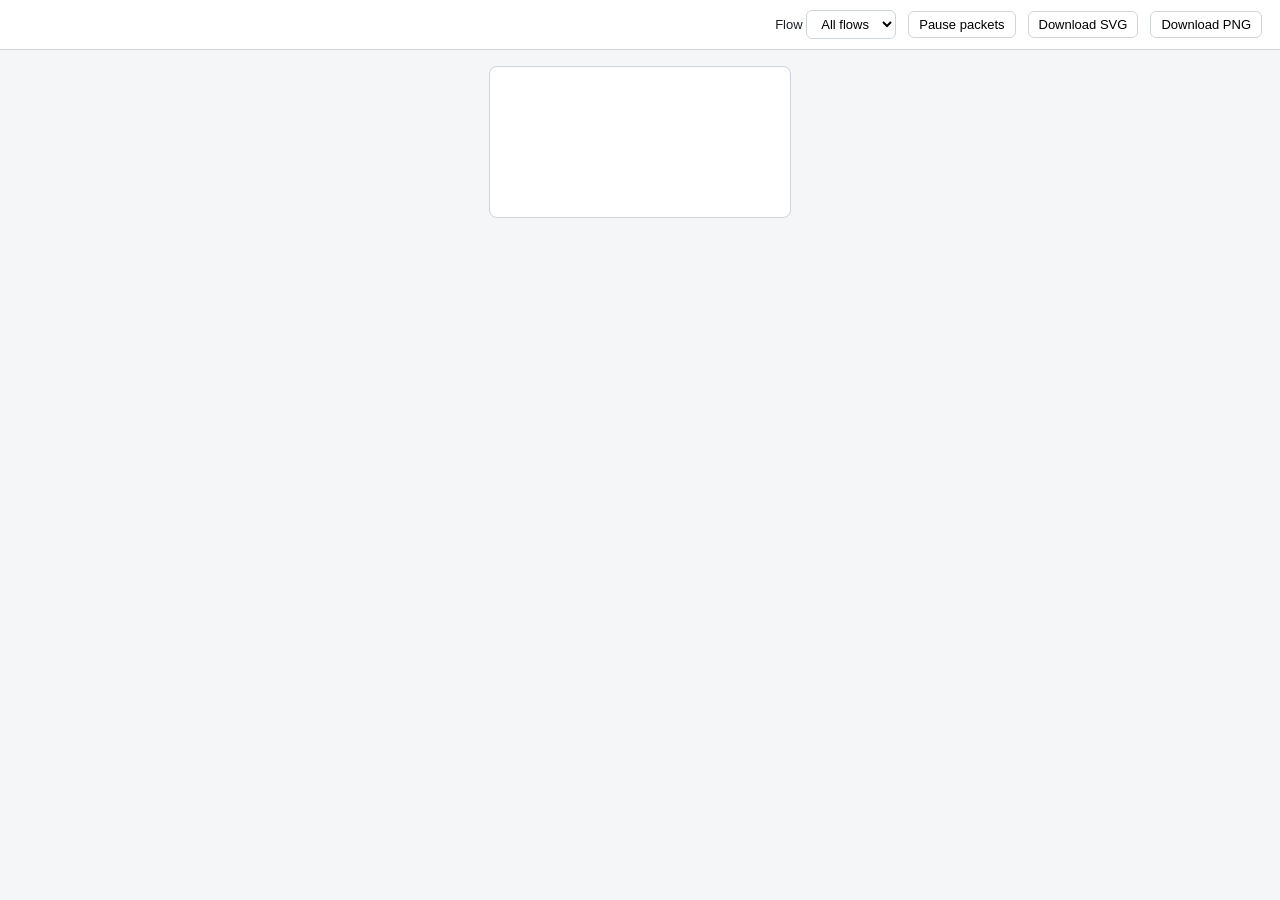
<file: tools/azdiag/template.html>
<!DOCTYPE html>
<html lang="en"><head><meta charset="utf-8"><meta name="viewport" content="width=device-width,initial-scale=1">
<title>__TITLE__</title>
<style>
:root{--ink:#1b1f24;--muted:#5b6470;--line:#d0d5dc;--bg:#ffffff;--azure:#0078D4}
*{box-sizing:border-box}
body{margin:0;font-family:"Segoe UI",-apple-system,"Helvetica Neue",Arial,sans-serif;color:var(--ink);background:#f4f6f8}
header{display:flex;align-items:center;gap:12px;flex-wrap:wrap;padding:10px 18px;background:#fff;border-bottom:1px solid var(--line);position:sticky;top:0;z-index:2}
header .t{font-weight:600;font-size:15px;margin-right:auto}
button,select{font:inherit;font-size:13px;border:1px solid var(--line);background:#fff;border-radius:6px;padding:5px 10px;cursor:pointer}
button:hover{border-color:var(--azure)}
.wrap{padding:16px;overflow:auto}
svg#d{background:#fff;border:1px solid var(--line);border-radius:8px;display:block;margin:0 auto;max-width:100%;height:auto}
svg text{font-family:"Segoe UI",-apple-system,"Helvetica Neue",Arial,sans-serif}
.dim{opacity:.12;transition:opacity .25s}
.edge,.pk{transition:opacity .25s}
</style></head><body>
<header><span class="t" id="ttl"></span>
<label style="font-size:13px">Flow <select id="step"><option value="all">All flows</option></select></label>
<button id="play">Pause packets</button><button id="svgdl">Download SVG</button><button id="pngdl">Download PNG</button></header>
<div class="wrap"><svg id="d" xmlns="http://www.w3.org/2000/svg"></svg></div>
<script>
const SPEC=/*__SPEC__*/null, ICONS=/*__ICONS__*/null;
const NS="http://www.w3.org/2000/svg", svg=document.getElementById("d");
const W=SPEC.width||1600, H=SPEC.height||1000;
svg.setAttribute("viewBox",`0 0 ${W} ${H}`); svg.setAttribute("width",W); svg.setAttribute("height",H);
document.getElementById("ttl").textContent=SPEC.title||"";
const el=(t,a={},p=svg)=>{const e=document.createElementNS(NS,t);for(const k in a)e.setAttribute(k,a[k]);p.appendChild(e);return e};
const txt=(p,x,y,s,a={})=>{const t=el("text",{x,y,"font-size":12,fill:"#1b1f24",...a},p);t.textContent=s;return t};
 
/* ---------- Visual grammar (single source of truth; mirrors SKILL.md) ---------- */
const GROUP={
  internet:{stroke:"#8a94a1",dash:"",fill:"#fafbfc",w:1,label:"#5b6470"},
  onprem:{stroke:"#5b6470",dash:"",fill:"#f3f4f6",w:1.5,label:"#3b424a"},
  cloud:{stroke:"#0078D4",dash:"",fill:"#ffffff",w:1.5,label:"#0078D4"},          // Azure boundary
  subscription:{stroke:"#7f8ea3",dash:"",fill:"none",w:1,label:"#5b6470"},
  rg:{stroke:"#a3adb9",dash:"6 3",fill:"none",w:1,label:"#5b6470"},               // resource group (logical)
  region:{stroke:"#5b6470",dash:"10 5",fill:"none",w:1.5,label:"#3b424a"},         // region: long dash
  vnet:{stroke:"#3b8a3e",dash:"2 4",fill:"#f6fbf4",w:2.5,label:"#2d6e30",cap:"round"}, // VNet: DOTTED
  "subnet-public":{stroke:"#7fba00",dash:"",fill:"#eef7e3",w:1.25,label:"#3d6b00"},
  "subnet-private":{stroke:"#5a8fc9",dash:"",fill:"#edf3fa",w:1.25,label:"#1f4f86"},
  zone:{stroke:"#9aa5b1",dash:"4 4",fill:"none",w:1,label:"#5b6470"},              // availability zone lane
  cluster:{stroke:"#8661c5",dash:"",fill:"#f6f2fc",w:1.25,label:"#5a3d91"},        // distributed group / replica set
  external:{stroke:"#c8ced6",dash:"",fill:"#fbfbfc",w:1,label:"#5b6470"}           // shared/platform services band
};
const EDGE={
  sync:{c:"#0078D4",w:2,dash:"",pk:true,name:"Synchronous request (HTTPS/gRPC/SQL)"},
  async:{c:"#E8730C",w:2,dash:"8 5",pk:true,name:"Asynchronous message / event"},
  replication:{c:"#8661C5",w:2,dash:"12 4 2 4",pk:true,bidir:true,name:"Data replication / sync"},
  hybrid:{c:"#5C2D91",w:3.5,dash:"",pk:true,bidir:true,name:"Hybrid link (ExpressRoute / VPN)"},
  peering:{c:"#3b8a3e",w:3,dash:"",pk:false,bidir:true,double:true,name:"VNet peering"},
  privatelink:{c:"#00A3A3",w:1.75,dash:"2 3",pk:false,arrow:false,name:"Private Link (private endpoint ↔ PaaS)"},
  control:{c:"#8a94a1",w:1.25,dash:"3 3",pk:false,name:"Control plane / identity / telemetry"},
  admin:{c:"#D13438",w:1.5,dash:"",pk:true,name:"Privileged admin access"}
};
 
/* ---------- defs: arrow markers ---------- */
const defs=el("defs");
for(const k in EDGE){
  const m=el("marker",{id:"a-"+k,viewBox:"0 0 10 10",refX:9,refY:5,markerWidth:11,markerHeight:11,markerUnits:"userSpaceOnUse",orient:"auto-start-reverse"},defs);
  el("path",{d:"M0,0 L10,5 L0,10 z",fill:EDGE[k].c},m);
}
el("rect",{x:0,y:0,width:W,height:H,fill:"#fff"});
 
/* ---------- title ---------- */
txt(svg,28,40,SPEC.title||"",{"font-size":22,"font-weight":600});
if(SPEC.subtitle) txt(svg,28,62,SPEC.subtitle,{"font-size":13,fill:"#5b6470"});
 
/* ---------- groups (draw in spec order: outermost first) ---------- */
const gL=el("g",{id:"groups"});
const used={groups:new Set(),edges:new Set()};
for(const g of SPEC.groups||[]){
  const s=GROUP[g.kind]||GROUP.external; used.groups.add(g.kind);
  el("rect",{x:g.x,y:g.y,width:g.w,height:g.h,rx:g.kind==="zone"?4:8,fill:s.fill,stroke:s.stroke,"stroke-width":s.w,"stroke-dasharray":s.dash,"stroke-linecap":s.cap||"butt"},gL);
  let lx=g.x+12; const top=g.labelPos==="bottom"?g.y+g.h-30:g.y; const ly=top+20;
  if(g.kind==="subnet-public"||g.kind==="subnet-private"){ // PUBLIC / PRIVATE pill leads the label
    const pub=g.kind==="subnet-public", pw=pub?56:62;
    el("rect",{x:lx,y:top+8,width:pw,height:16,rx:8,fill:pub?"#5c8a00":"#1f4f86"},gL);
    txt(gL,lx+pw/2,top+19.5,pub?"PUBLIC":"PRIVATE",{"font-size":9.5,"font-weight":700,fill:"#fff","text-anchor":"middle","letter-spacing":".5"});
    lx+=pw+6;
  }
  const ic=g.kind==="vnet"?"virtual-networks":null;
  if(ic&&ICONS[ic]){el("image",{href:ICONS[ic],x:lx,y:top+7,width:18,height:18},gL);lx+=24;}
  const t=txt(gL,lx,ly,g.label||"",{"font-size":g.kind==="zone"?11:12.5,"font-weight":600,fill:s.label});
  let after=lx+t.getComputedTextLength()+8;
  if(g.cidr) txt(gL,after,ly,g.cidr,{"font-size":11,fill:"#5b6470","font-family":"Consolas,monospace"});
  if(g.note) txt(gL,g.x+12,g.labelPos==="bottom"?g.y+18:g.y+40,g.note,{"font-size":10.5,fill:"#5b6470","font-style":"italic"});
}
 
/* ---------- nodes ---------- */
const N={}; const nL=el("g",{id:"nodes"}); const IS=44;
for(const n of SPEC.nodes||[]){
  N[n.id]=n; const g=el("g",{opacity:n.status==="standby"?.5:1},nL);
  const ix=n.x-IS/2, iy=n.y-IS/2-8;
  for(let i=Math.min(n.stack||1,3)-1;i>0;i--){ // replicas: ghost copies behind
    el("rect",{x:ix+i*5,y:iy-i*5,width:IS,height:IS,rx:6,fill:"#fff",stroke:"#c3cad3"},g);
  }
  el("rect",{x:ix-4,y:iy-4,width:IS+8,height:IS+8,rx:8,fill:"#fff",stroke:n.highlight?"#0078D4":"none","stroke-width":2},g);
  if(n.icon&&ICONS[n.icon]) el("image",{href:ICONS[n.icon],x:ix,y:iy,width:IS,height:IS},g);
  else {el("rect",{x:ix,y:iy,width:IS,height:IS,rx:6,fill:"#e8ebef",stroke:"#9aa5b1","stroke-dasharray":"3 2"},g);
        txt(g,n.x,n.y-4,"?",{"text-anchor":"middle","font-size":18,fill:"#5b6470"});}
  const lines=(n.label||"").split("\n");
  lines.forEach((l,i)=>txt(g,n.x,n.y+IS/2+8+i*14,l,{"text-anchor":"middle","font-size":12,"font-weight":600}));
  if(n.sub) txt(g,n.x,n.y+IS/2+8+lines.length*14,n.sub,{"text-anchor":"middle","font-size":10.5,fill:"#5b6470"});
  let bx=ix+IS+2;
  for(const b of n.badges||[]){ // e.g. "ZR", "×3", "Leader", "Primary"
    const bw=Math.max(22,b.length*6.6+10);
    el("rect",{x:bx-bw/2,y:iy-12,width:bw,height:16,rx:8,fill:"#0b5cad"},g);
    txt(g,bx,iy-0.5,b,{"text-anchor":"middle","font-size":9.5,"font-weight":700,fill:"#fff"}); bx+=bw+3;
  }
  if(n.status==="standby") txt(g,n.x,iy-16,"STANDBY",{"text-anchor":"middle","font-size":9.5,"font-weight":700,fill:"#5b6470"});
  n._bottom=n.y+IS/2+8+(lines.length-1)*14+(n.sub?16:4);
}
 
/* ---------- edges ---------- */
function anchor(n,side,off=0){ // off shifts the attach point along the side (px) so parallel edges don't bundle
  const cy=n.y-8, h=IS/2+6;
  return side==="r"?[n.x+h,cy+off]:side==="l"?[n.x-h,cy+off]:side==="t"?[n.x+off,cy-h]:[n.x+off,n._bottom+4];
}
function autoSides(a,b){const dx=b.x-a.x,dy=b.y-a.y;return Math.abs(dx)>=Math.abs(dy)?(dx>0?["r","l"]:["l","r"]):(dy>0?["b","t"]:["t","b"]);}
function route(e){
  const a=N[e.from],b=N[e.to]; const [fs,ts]=e.fromSide&&e.toSide?[e.fromSide,e.toSide]:autoSides(a,b);
  const A=anchor(a,e.fromSide||fs,e.fromOff||0),B=anchor(b,e.toSide||ts,e.toOff||0);
  if(e.via) return [A,...e.via,B];
  const h=s=>s==="l"||s==="r", F=e.fromSide||fs,T=e.toSide||ts;
  if(e.straight||Math.abs(A[0]-B[0])<2||Math.abs(A[1]-B[1])<2) return [A,B];
  if(h(F)&&h(T)){const mx=(A[0]+B[0])/2;return [A,[mx,A[1]],[mx,B[1]],B];}
  if(!h(F)&&!h(T)){const my=(A[1]+B[1])/2;return [A,[A[0],my],[B[0],my],B];}
  return h(F)?[A,[B[0],A[1]],B]:[A,[A[0],B[1]],B];
}
const d=pts=>"M"+pts.map(p=>p.join(",")).join(" L");
const eL=el("g",{id:"edges"}), lL=el("g",{id:"labels"}), pL=el("g",{id:"packets"});
const steps=new Set(); const EG=[];
for(const e of SPEC.edges||[]){
  const s=EDGE[e.kind]||EDGE.sync; used.edges.add(e.kind||"sync");
  const pts=route(e), pd=d(pts); const grp=el("g",{class:"edge","data-step":e.step??""},eL);
  if(s.double){el("path",{d:pd,fill:"none",stroke:s.c,"stroke-width":s.w+3},grp);el("path",{d:pd,fill:"none",stroke:"#fff","stroke-width":s.w-1.5},grp);}
  const p=el("path",{d:pd,fill:"none",stroke:s.c,"stroke-width":s.double?0:s.w,"stroke-dasharray":s.dash,"stroke-linejoin":"round"},grp);
  if(s.arrow!==false&&!s.double){p.setAttribute("marker-end",`url(#a-${e.kind||"sync"})`);
    if(e.bidir??s.bidir) p.setAttribute("marker-start",`url(#a-${e.kind||"sync"})`);}
  const L=p.getTotalLength();
  const lg=el("g",{class:"edge","data-step":e.step??""},lL);
  if(e.label){const m=p.getPointAtLength(L*(e.labelAt??.5));
    const t=txt(lg,m.x,m.y+4+(e.labelDy||0),e.label,{"text-anchor":"middle","font-size":10.5,fill:s.c,"font-weight":600});
    const bb=t.getBBox(); const r=el("rect",{x:bb.x-4,y:bb.y-1,width:bb.width+8,height:bb.height+2,rx:3,fill:"#fff",opacity:.92},lg); lg.insertBefore(r,t);}
  if(e.step!=null){steps.add(e.step);const m=p.getPointAtLength(Math.min(L*(e.stepAt??.18),Math.max(16,L-16)));
    el("circle",{cx:m.x,cy:m.y,r:10,fill:s.c,stroke:"#fff","stroke-width":2},lg);
    txt(lg,m.x,m.y+4,String(e.step),{"text-anchor":"middle","font-size":11,"font-weight":700,fill:"#fff"});}
  // packets: small dots travelling the path; response packets are hollow and travel back
  const wantPk=e.packets??s.pk;
  if(wantPk){
    const dur=Math.max(1.6,L/140), n=e.packetCount||(L>350?3:2), base=((e.step||1)-1)*0.35;
    const pg=el("g",{class:"pk","data-step":e.step??""},pL);
    const mk=(rev,filled,off)=>{const c=el("circle",{r:filled?4.2:3.6,fill:filled?s.c:"#fff",stroke:s.c,"stroke-width":filled?1:1.8},pg);
      const am=el("animateMotion",{dur:dur+"s",repeatCount:"indefinite",begin:(-(base+off)%dur-0.001).toFixed(3)+"s",path:pd,rotate:"auto"},c);
      if(rev){am.setAttribute("keyPoints","1;0");am.setAttribute("keyTimes","0;1");am.setAttribute("calcMode","linear");}};
    for(let i=0;i<n;i++) mk(false,true,i*dur/n);
    if(e.response||(e.bidir??s.bidir)) for(let i=0;i<Math.max(1,n-1);i++) mk(true,!e.response,dur/(2*n)+i*dur/n);
  }
  EG.push(grp,lg);
}
 
/* ---------- workflow panel ---------- */
if(SPEC.workflow&&SPEC.workflow.length){
  const wp=SPEC.workflowBox||{x:W-430,y:90,w:400}; const g=el("g",{id:"workflow"});
  const lineH=16, wrap=(s,max)=>{const out=[];let cur="";for(const w of s.split(" ")){if((cur+" "+w).trim().length>max){out.push(cur.trim());cur=w;}else cur+=" "+w;}out.push(cur.trim());return out;};
  const items=SPEC.workflow.map(s=>wrap(s,Math.floor((wp.w-50)/6.2)));
  const h=40+items.reduce((a,l)=>a+l.length*lineH+8,0);
  el("rect",{x:wp.x,y:wp.y,width:wp.w,height:h,rx:8,fill:"#fff",stroke:"#d0d5dc"},g);
  txt(g,wp.x+14,wp.y+24,"Workflow",{"font-size":13,"font-weight":700});
  let y=wp.y+46;
  items.forEach((ls,i)=>{el("circle",{cx:wp.x+24,cy:y-4,r:9,fill:"#0078D4"},g);
    txt(g,wp.x+24,y,String(i+1),{"text-anchor":"middle","font-size":10.5,"font-weight":700,fill:"#fff"});
    ls.forEach((l,j)=>txt(g,wp.x+42,y+j*lineH,l,{"font-size":11.5}));y+=ls.length*lineH+8;});
}
 
/* ---------- legend (only what is used) ---------- */
(function(){
  const lp=SPEC.legendBox||{x:W-430,y:H-20}; const g=el("g",{id:"legend"});
  const rows=[...used.edges].map(k=>["e",k]).concat([...used.groups].filter(k=>["vnet","subnet-public","subnet-private","region","zone","cluster","rg"].includes(k)).map(k=>["g",k]));
  const GN={vnet:"Virtual network (VNet) — dotted",region:"Azure region — long dash",zone:"Availability zone",cluster:"Distributed / replica group",rg:"Resource group","subnet-public":"Public-facing subnet (has public IP / internet ingress)","subnet-private":"Private subnet (no public IP, no default outbound)"};
  const h=42+rows.length*19+22; const y0=lp.y-h;
  el("rect",{x:lp.x,y:y0,width:430,height:h,rx:8,fill:"#fff",stroke:"#d0d5dc"},g);
  txt(g,lp.x+14,y0+24,"Legend",{"font-size":13,"font-weight":700});
  rows.forEach(([t,k],i)=>{const y=y0+44+i*19;
    if(t==="e"){const s=EDGE[k];
      if(s.double){el("line",{x1:lp.x+14,y1:y-4,x2:lp.x+64,y2:y-4,stroke:s.c,"stroke-width":s.w+3},g);el("line",{x1:lp.x+14,y1:y-4,x2:lp.x+64,y2:y-4,stroke:"#fff","stroke-width":s.w-1.5},g);}
      else el("line",{x1:lp.x+14,y1:y-4,x2:lp.x+64,y2:y-4,stroke:s.c,"stroke-width":s.w,"stroke-dasharray":s.dash,"marker-end":s.arrow===false?"":`url(#a-${k})`},g);
      txt(g,lp.x+76,y,s.name,{"font-size":11});}
    else{const s=GROUP[k];el("rect",{x:lp.x+14,y:y-11,width:50,height:13,rx:3,fill:s.fill==="none"?"#fff":s.fill,stroke:s.stroke,"stroke-width":Math.min(s.w,2),"stroke-dasharray":s.dash},g);
      txt(g,lp.x+76,y,GN[k],{"font-size":11});}
  });
  const y=y0+44+rows.length*19; el("circle",{cx:lp.x+30,cy:y-4,r:4,fill:"#0078D4"},g);el("circle",{cx:lp.x+48,cy:y-4,r:3.4,fill:"#fff",stroke:"#0078D4","stroke-width":1.8},g);
  txt(g,lp.x+76,y,"Moving dot = data packet (solid: request/event, hollow: response)",{"font-size":11});
})();
 
/* ---------- controls ---------- */
const sel=document.getElementById("step");
[...steps].sort((a,b)=>a-b).forEach(s=>{const o=document.createElement("option");o.value=s;o.textContent="Step "+s;sel.appendChild(o);});
sel.onchange=()=>{const v=sel.value;document.querySelectorAll(".edge,.pk").forEach(x=>{const st=x.getAttribute("data-step");x.classList.toggle("dim",v!=="all"&&st!==v);});};
let playing=true;const pb=document.getElementById("play");
const setPlay=p=>{playing=p;p?svg.unpauseAnimations():svg.pauseAnimations();pb.textContent=p?"Pause packets":"Play packets";};
pb.onclick=()=>setPlay(!playing);
if(matchMedia("(prefers-reduced-motion: reduce)").matches) setPlay(false);
function staticSVG(){const c=svg.cloneNode(true);c.querySelector("#packets")?.remove();c.querySelectorAll(".dim").forEach(x=>x.classList.remove("dim"));return new XMLSerializer().serializeToString(c);}
const dl=(href,name)=>{const a=document.createElement("a");a.href=href;a.download=name;a.click();};
const fname=(SPEC.title||"azure-architecture").toLowerCase().replace(/[^a-z0-9]+/g,"-");
document.getElementById("svgdl").onclick=()=>dl(URL.createObjectURL(new Blob([staticSVG()],{type:"image/svg+xml"})),fname+".svg");
document.getElementById("pngdl").onclick=()=>{const img=new Image();img.onload=()=>{const cv=document.createElement("canvas");cv.width=W*2;cv.height=H*2;const x=cv.getContext("2d");x.scale(2,2);x.drawImage(img,0,0,W,H);dl(cv.toDataURL("image/png"),fname+".png");};
  img.src="data:image/svg+xml;base64,"+btoa(unescape(encodeURIComponent(staticSVG())));};
</script></body></html>
</file>
<file: styles.css>
/* =========================================================
   Design tokens (light)
   ========================================================= */
:root {
  --background: #faf9f7;
  --foreground: #111111;
  --surface: #ffffff;
  --primary: #111111;
  --secondary: #5a5a5a;
  --muted: #f6f6f6;
  --muted-foreground: #5a5a5a;
  --accent: #0066ff;
  --border: #e8e8e6;
  --divider: #e8e8e6;

  --shadow-soft: 0 2px 8px rgba(0, 0, 0, 0.04);
  --shadow-lift: 0 4px 16px rgba(0, 0, 0, 0.06);

  --radius: 0.5rem;
  --radius-card: 1rem;

  --container-max: 1040px;
}

/* =========================================================
   Reset + base typography
   ========================================================= */
*,
*::before,
*::after {
  box-sizing: border-box;
}

html {
  -webkit-text-size-adjust: 100%;
  scroll-behavior: smooth;
}

body {
  margin: 0;
  background-color: var(--background);
  color: var(--foreground);
  font-family: "Inter", -apple-system, BlinkMacSystemFont, "Segoe UI", sans-serif;
  font-weight: 300;
  font-size: 16px;
  line-height: 1.6;
  letter-spacing: -0.01em;
  -webkit-font-smoothing: antialiased;
  -moz-osx-font-smoothing: grayscale;
}

h1, h2, h3, h4, h5, h6 {
  margin: 0;
  font-weight: 600;
  letter-spacing: -0.02em;
  color: var(--primary);
}

p {
  margin: 0;
}

a {
  color: inherit;
  text-decoration: none;
}

img {
  display: block;
  max-width: 100%;
  height: auto;
}

button {
  font-family: inherit;
  font-size: inherit;
  color: inherit;
  background: none;
  border: 0;
  padding: 0;
  cursor: pointer;
}

/* =========================================================
   Layout primitives
   ========================================================= */
.container-narrow {
  max-width: var(--container-max);
  margin: 0 auto;
  padding: 0 1.5rem;
}

.section-padding {
  padding-top: 6rem;
  padding-bottom: 6rem;
}

main {
  min-height: 100vh;
}

@media (min-width: 768px) {
  .container-narrow {
    padding: 0 2rem;
  }
  .section-padding {
    padding-top: 8rem;
    padding-bottom: 8rem;
  }
}

@media (min-width: 1024px) {
  .section-padding {
    padding-top: 10rem;
    padding-bottom: 10rem;
  }
}

/* =========================================================
   Fade-up animation (IntersectionObserver-driven)
   ========================================================= */
.fade-up {
  opacity: 0;
  transform: translateY(20px);
  transition: opacity 0.5s ease-out, transform 0.5s ease-out;
  transition-delay: var(--delay, 0s);
}

.fade-up.is-visible {
  opacity: 1;
  transform: translateY(0);
}

@media (prefers-reduced-motion: reduce) {
  .fade-up {
    opacity: 1;
    transform: none;
    transition: none;
  }
}

/* =========================================================
   Hero
   ========================================================= */
.hero {
  background-color: var(--background);
  text-align: center;
}

.hero h1 {
  font-size: clamp(2.5rem, 6vw, 4.5rem);
  margin-bottom: 1.5rem;
  color: var(--primary);
}

.hero .hero-subtitle {
  font-size: clamp(1.125rem, 2vw, 1.5rem);
  color: var(--secondary);
  font-weight: 300;
  margin-bottom: 1rem;
}

.hero .hero-tagline {
  font-size: clamp(1rem, 1.6vw, 1.25rem);
  color: var(--muted-foreground);
  max-width: 56rem;
  margin: 0 auto 3rem;
  line-height: 1.7;
}

.hero-actions {
  display: flex;
  flex-wrap: wrap;
  justify-content: center;
  gap: 1rem;
  margin-top: 0.5rem;
}

.hero-pill {
  display: inline-flex;
  align-items: center;
  gap: 0.5rem;
  padding: 0.625rem 1.25rem;
  border: 1px solid var(--divider);
  border-radius: 9999px;
  color: var(--secondary);
  font-size: 0.875rem;
  font-weight: 500;
  text-decoration: none;
  transition: color 0.2s ease, border-color 0.2s ease;
}

.hero-pill svg {
  width: 1rem;
  height: 1rem;
}

a.hero-pill:hover,
a.hero-pill:focus-visible {
  color: var(--accent);
  border-color: var(--accent);
}

/* =========================================================
   About
   ========================================================= */
.about {
  background-color: var(--muted);
}

.about h2 {
  font-size: clamp(1.875rem, 3.5vw, 2.25rem);
  margin-bottom: 2rem;
}

.about-grid {
  display: flex;
  flex-direction: column;
  gap: 2rem;
  align-items: flex-start;
}

.about-avatar {
  width: 8rem;
  height: 8rem;
  flex-shrink: 0;
}

.about-avatar > div {
  width: 100%;
  height: 100%;
  border-radius: 9999px;
  background-color: var(--surface);
  border: 2px solid var(--border);
  overflow: hidden;
}

.about-avatar img {
  width: 100%;
  height: 100%;
  object-fit: cover;
  border-radius: 9999px;
}

.about-body {
  display: flex;
  flex-direction: column;
  gap: 1.5rem;
  color: var(--secondary);
  line-height: 1.75;
  flex: 1;
}

.about-education {
  display: flex;
  flex-wrap: wrap;
  column-gap: 1.5rem;
  row-gap: 0.5rem;
  padding-top: 1rem;
  margin-top: 0.5rem;
  border-top: 1px solid var(--border);
}

.about-education-item {
  display: inline-flex;
  align-items: center;
  gap: 0.5rem;
  font-size: 0.875rem;
  color: var(--muted-foreground);
}

.about-education-item svg {
  width: 1rem;
  height: 1rem;
  color: var(--muted-foreground);
  flex-shrink: 0;
}

@media (min-width: 768px) {
  .about-grid {
    flex-direction: row-reverse;
  }
  .about-avatar {
    width: 10rem;
    height: 10rem;
  }
}

/* =========================================================
   Skills
   ========================================================= */
.skills {
  background-color: var(--background);
}

.skills h2 {
  font-size: clamp(1.875rem, 3.5vw, 2.25rem);
  margin-bottom: 4rem;
}

.skills-grid {
  display: grid;
  grid-template-columns: 1fr;
  gap: 2rem;
}

@media (min-width: 768px) {
  .skills-grid {
    grid-template-columns: repeat(4, minmax(0, 1fr));
  }
}

.skill-card {
  text-align: center;
}

.skill-icon {
  margin-bottom: 1rem;
  color: var(--accent);
  display: flex;
  justify-content: center;
}

.skill-icon svg {
  width: 2rem;
  height: 2rem;
}

.skill-card h3 {
  font-size: 1.125rem;
  margin-bottom: 1rem;
  color: var(--primary);
}

.skill-card ul {
  list-style: none;
  padding: 0;
  margin: 0;
  display: flex;
  flex-direction: column;
  gap: 0.5rem;
  font-size: 0.875rem;
  color: var(--secondary);
}

.skills-tagline {
  padding-top: 1rem;
  margin-top: 1.5rem;
  border-top: 1px solid var(--border);
  display: flex;
  flex-wrap: wrap;
}

.skills-tagline span {
  font-size: 0.75rem;
  font-style: italic;
  color: var(--muted-foreground);
}

/* =========================================================
   Featured Work
   ========================================================= */
.featured {
  background-color: var(--muted);
}

.featured-header {
  display: flex;
  align-items: center;
  justify-content: space-between;
  margin-bottom: 1rem;
}

.featured-header h2 {
  font-size: clamp(1.875rem, 3.5vw, 2.25rem);
}

.featured-hint {
  display: none;
  align-items: center;
  gap: 0.5rem;
  font-size: 0.875rem;
  color: #737373;
}

.featured-hint span {
  opacity: 0.8;
}

.featured-hint svg {
  width: 1rem;
  height: 1rem;
  color: #737373;
}

.featured-sub {
  font-size: 0.75rem;
  font-weight: 600;
  color: var(--primary);
  letter-spacing: -0.02em;
}

@media (min-width: 768px) {
  .featured-hint {
    display: inline-flex;
  }
}

.featured-scroll-wrap {
  position: relative;
  margin-top: 1.5rem;
}

.featured-scroll {
  overflow-x: auto;
  padding: 1rem 0;
  scroll-behavior: smooth;
  -webkit-overflow-scrolling: touch;
  touch-action: pan-x;
  scroll-snap-type: x mandatory;
}

.featured-scroll::-webkit-scrollbar {
  height: 6px;
}
.featured-scroll::-webkit-scrollbar-thumb {
  background: rgba(0, 0, 0, 0.08);
  border-radius: 999px;
}

.featured-track {
  display: flex;
  gap: 2rem;
  padding: 0 1rem;
}

.featured-card {
  flex-shrink: 0;
  width: 20rem;
  scroll-snap-align: start;
}

@media (min-width: 768px) {
  .featured-card {
    width: 24rem;
  }
}

.featured-card-btn {
  text-align: left;
  background: #ffffff;
  padding: 2rem;
  border-radius: 1rem;
  border: 1px solid #e8e8e6;
  box-shadow: none;
  transition: box-shadow 0.2s ease;
  height: 100%;
  width: 100%;
  display: flex;
  flex-direction: column;
}

.featured-card-btn:hover,
.featured-card-btn:focus-visible {
  box-shadow: var(--shadow-soft);
  outline: none;
}

.featured-card-btn h3 {
  font-size: 1.125rem;
  color: var(--primary);
  margin-bottom: 0.75rem;
}

@media (min-width: 768px) {
  .featured-card-btn h3 {
    font-size: 1.25rem;
  }
}

.featured-card-btn p {
  font-size: 0.875rem;
  color: #525252;
  line-height: 1.7;
  flex: 1;
}

.featured-scroll-button {
  display: none;
  align-items: center;
  justify-content: center;
  position: absolute;
  right: 0.5rem;
  top: 50%;
  transform: translateY(-50%);
  width: 2.5rem;
  height: 2.5rem;
  border-radius: 9999px;
  background: #f5f5f5;
  border: 1px solid #e9e9e7;
  color: #525252;
  box-shadow: 0 1px 2px rgba(0, 0, 0, 0.05);
  z-index: 3;
  transition: box-shadow 0.2s ease;
}

.featured-scroll-button:hover {
  box-shadow: var(--shadow-soft);
}

.featured-scroll-button:focus-visible {
  outline: 2px solid rgba(0, 102, 255, 0.3);
  outline-offset: 2px;
}

.featured-scroll-button svg {
  width: 1rem;
  height: 1rem;
}

@media (min-width: 768px) {
  .featured-scroll-button {
    display: inline-flex;
  }
}

.featured-shadow {
  pointer-events: none;
  position: absolute;
  right: 0;
  top: 0;
  bottom: 0;
  width: 3.5rem;
  opacity: 0;
  transition: opacity 0.3s ease-out;
  background: linear-gradient(
    to left,
    #faf9f7 0%,
    rgba(247, 246, 244, 0.6) 60%,
    transparent 100%
  );
}

.featured-shadow.show-right-shadow {
  opacity: 1;
}

/* =========================================================
   Experience
   ========================================================= */
.experience {
  background-color: var(--background);
}

.experience-heading {
  display: flex;
  align-items: center;
  gap: 1rem;
  margin-bottom: 3rem;
}

.experience-heading h2 {
  font-size: clamp(1.875rem, 3.5vw, 2.25rem);
}

.years-pill {
  position: relative;
}

.years-pill-pulse {
  position: absolute;
  inset: 0;
  background-color: rgba(0, 102, 255, 0.2);
  filter: blur(12px);
  border-radius: 9999px;
  animation: pulse 2s ease-in-out infinite;
}

@keyframes pulse {
  0%, 100% { opacity: 1; }
  50% { opacity: 0.5; }
}

.years-pill-body {
  position: relative;
  background-color: var(--surface);
  border: 1px solid rgba(0, 102, 255, 0.3);
  border-radius: 9999px;
  padding: 0.5rem 1rem;
}

.years-pill-body p {
  font-size: 0.875rem;
  font-weight: 600;
  color: var(--primary);
}

.experience-list {
  position: relative;
  display: flex;
  flex-direction: column;
  gap: 3rem;
}

.experience-list::before {
  content: "";
  position: absolute;
  left: 6rem;
  top: 0;
  bottom: 0;
  width: 1px;
  background-color: var(--divider);
}

.experience-item {
  position: relative;
  padding-left: 8rem;
}

.experience-period {
  position: absolute;
  left: 0;
  top: 0.5rem;
  width: 5rem;
  text-align: right;
  font-size: 0.75rem;
  color: var(--muted-foreground);
  line-height: 1.4;
}

.experience-dot {
  position: absolute;
  left: calc(6rem - 4px);
  top: 1.25rem;
  width: 0.5rem;
  height: 0.5rem;
  border-radius: 9999px;
  background-color: var(--primary);
}

.experience-card {
  background: var(--surface);
  padding: 0.75rem 1rem;
  border-radius: var(--radius);
  border: 1px solid var(--border);
  box-shadow: var(--shadow-soft);
  transition: box-shadow 0.3s ease;
}

.experience-card:hover {
  box-shadow: var(--shadow-lift);
}

.experience-card h3 {
  font-size: 1.125rem;
  color: var(--primary);
  margin-bottom: 0.5rem;
}

.experience-card p {
  font-size: 0.75rem;
  color: var(--secondary);
}

@media (max-width: 540px) {
  .experience-list::before {
    left: 4rem;
  }
  .experience-item {
    padding-left: 5.5rem;
  }
  .experience-period {
    width: 3.25rem;
    font-size: 0.7rem;
  }
  .experience-dot {
    left: calc(4rem - 4px);
  }
}

/* =========================================================
   Contact
   ========================================================= */
.contact {
  background-color: var(--background);
  border-top: 1px solid var(--divider);
}

.contact-inner {
  text-align: center;
}

.contact h2 {
  font-size: clamp(1.875rem, 3.5vw, 2.25rem);
  margin-bottom: 3rem;
}

.contact-links {
  display: flex;
  flex-direction: column;
  gap: 1.5rem;
  justify-content: center;
  align-items: center;
  color: var(--secondary);
}

.contact-links > a,
.contact-links > div {
  display: inline-flex;
  align-items: center;
  gap: 0.5rem;
}

.contact-links a {
  transition: color 0.2s ease;
}

.contact-links a:hover {
  color: var(--accent);
}

.contact-links svg {
  width: 1.25rem;
  height: 1.25rem;
  flex-shrink: 0;
}

@media (min-width: 640px) {
  .contact-links {
    flex-direction: row;
    gap: 1.5rem;
  }
}

/* =========================================================
   Project modal (native <dialog>)
   ========================================================= */
.project-dialog {
  width: 90vw;
  max-width: 56rem;
  max-height: 80vh;
  padding: 0;
  border: 1px solid var(--border);
  border-radius: 1rem;
  background-color: var(--surface);
  color: var(--secondary);
  overflow: hidden;
  box-shadow: 0 10px 40px rgba(0, 0, 0, 0.15);
}

.project-dialog::backdrop {
  background-color: rgba(0, 0, 0, 0.45);
  backdrop-filter: blur(2px);
}

@media (min-width: 768px) {
  .project-dialog {
    width: 70vw;
  }
}

.project-dialog-inner {
  max-height: 80vh;
  overflow-y: auto;
  padding: 1.5rem 1.75rem 2rem;
}

.project-dialog-header {
  display: flex;
  justify-content: space-between;
  align-items: flex-start;
  gap: 1rem;
  margin-bottom: 1rem;
}

.project-dialog-title {
  font-size: 1.5rem;
  color: var(--primary);
}

.project-dialog-close {
  width: 2rem;
  height: 2rem;
  border-radius: 9999px;
  display: inline-flex;
  align-items: center;
  justify-content: center;
  color: var(--secondary);
  transition: background-color 0.2s ease;
}

.project-dialog-close:hover {
  background-color: var(--muted);
}

.project-dialog-close svg {
  width: 1.25rem;
  height: 1.25rem;
}

.project-dialog-body {
  display: flex;
  flex-direction: column;
  gap: 1.5rem;
  padding: 0 0.5rem;
}

.project-dialog-summary {
  font-size: 0.875rem;
  color: var(--muted-foreground);
  line-height: 1.7;
}

.project-dialog-body section h4 {
  font-size: 1rem;
  color: var(--primary);
  margin-bottom: 0.375rem;
}

.project-dialog-body p,
.project-dialog-body li {
  font-size: 0.875rem;
  line-height: 1.7;
  color: var(--secondary);
}

.project-dialog-body ul {
  list-style: disc;
  padding-left: 1.25rem;
  display: flex;
  flex-direction: column;
  gap: 0.5rem;
  margin: 0;
}

.project-dialog-body strong {
  font-weight: 600;
  color: var(--primary);
}

/* Wide variant: projects with an architecture diagram */
.project-dialog--wide {
  width: 92vw;
  max-width: 80rem;
}

.project-dialog--wide,
.project-dialog--wide .project-dialog-inner {
  max-height: 90vh;
}

/* Four boxes, 2 × 2: Problem | Impact / My Role | Key Design Decisions */
.project-dialog-grid {
  display: grid;
  grid-template-columns: 1fr;
  gap: 1rem;
}

@media (min-width: 768px) {
  .project-dialog-grid.is-split {
    grid-template-columns: repeat(2, minmax(0, 1fr));
  }
}

.project-box {
  background-color: var(--muted);
  border: 1px solid var(--border);
  border-radius: var(--radius-card);
  padding: 1.25rem;
}

.project-dialog-body .project-impact ul {
  list-style: none;
  padding-left: 0;
  gap: 0.5rem;
}

.impact-item {
  display: grid;
  grid-template-columns: 3.75rem minmax(0, 1fr);
  gap: 0.75rem;
  align-items: baseline;
}

.impact-metric {
  font-size: 1.125rem;
  font-weight: 600;
  line-height: 1.2;
  letter-spacing: -0.02em;
  color: var(--primary);
  font-variant-numeric: tabular-nums;
}

.impact-text {
  font-size: 0.875rem;
  line-height: 1.6;
  color: var(--secondary);
}

/* Solution architecture */
.project-architecture {
  display: flex;
  flex-direction: column;
  gap: 0.75rem;
  padding-top: 1.5rem;
  border-top: 1px solid var(--border);
}

.project-architecture-head {
  display: flex;
  flex-wrap: wrap;
  align-items: center;
  justify-content: space-between;
  gap: 1rem;
}

.project-dialog-body .project-architecture-head h4 {
  margin-bottom: 0;
}

.diagram-frame {
  background-color: var(--surface);
  border: 1px solid var(--border);
  border-radius: var(--radius-card);
  overflow-x: auto;
  overflow-y: hidden;
  -webkit-overflow-scrolling: touch;
}

.diagram-frame iframe {
  display: block;
  width: 100%;
  border: 0;
  aspect-ratio: 1630 / 1310;
}

.diagram-hint {
  display: inline-flex;
  align-items: center;
  gap: 0.5rem;
  font-size: 0.875rem;
  color: var(--muted-foreground);
}

.diagram-hint svg {
  width: 1rem;
  height: 1rem;
}

@media (max-width: 767px) {
  .diagram-frame iframe {
    min-width: 960px;
  }
}

@media (min-width: 768px) {
  .diagram-hint {
    display: none;
  }
}

/* =========================================================
   404 page
   ========================================================= */
.not-found {
  min-height: 100vh;
  display: flex;
  align-items: center;
  justify-content: center;
  text-align: center;
}

.not-found h1 {
  font-size: 4rem;
  margin-bottom: 1rem;
}

.not-found p {
  color: var(--secondary);
  margin-bottom: 1.5rem;
}

.not-found a {
  color: var(--accent);
  text-decoration: underline;
}
</file>
